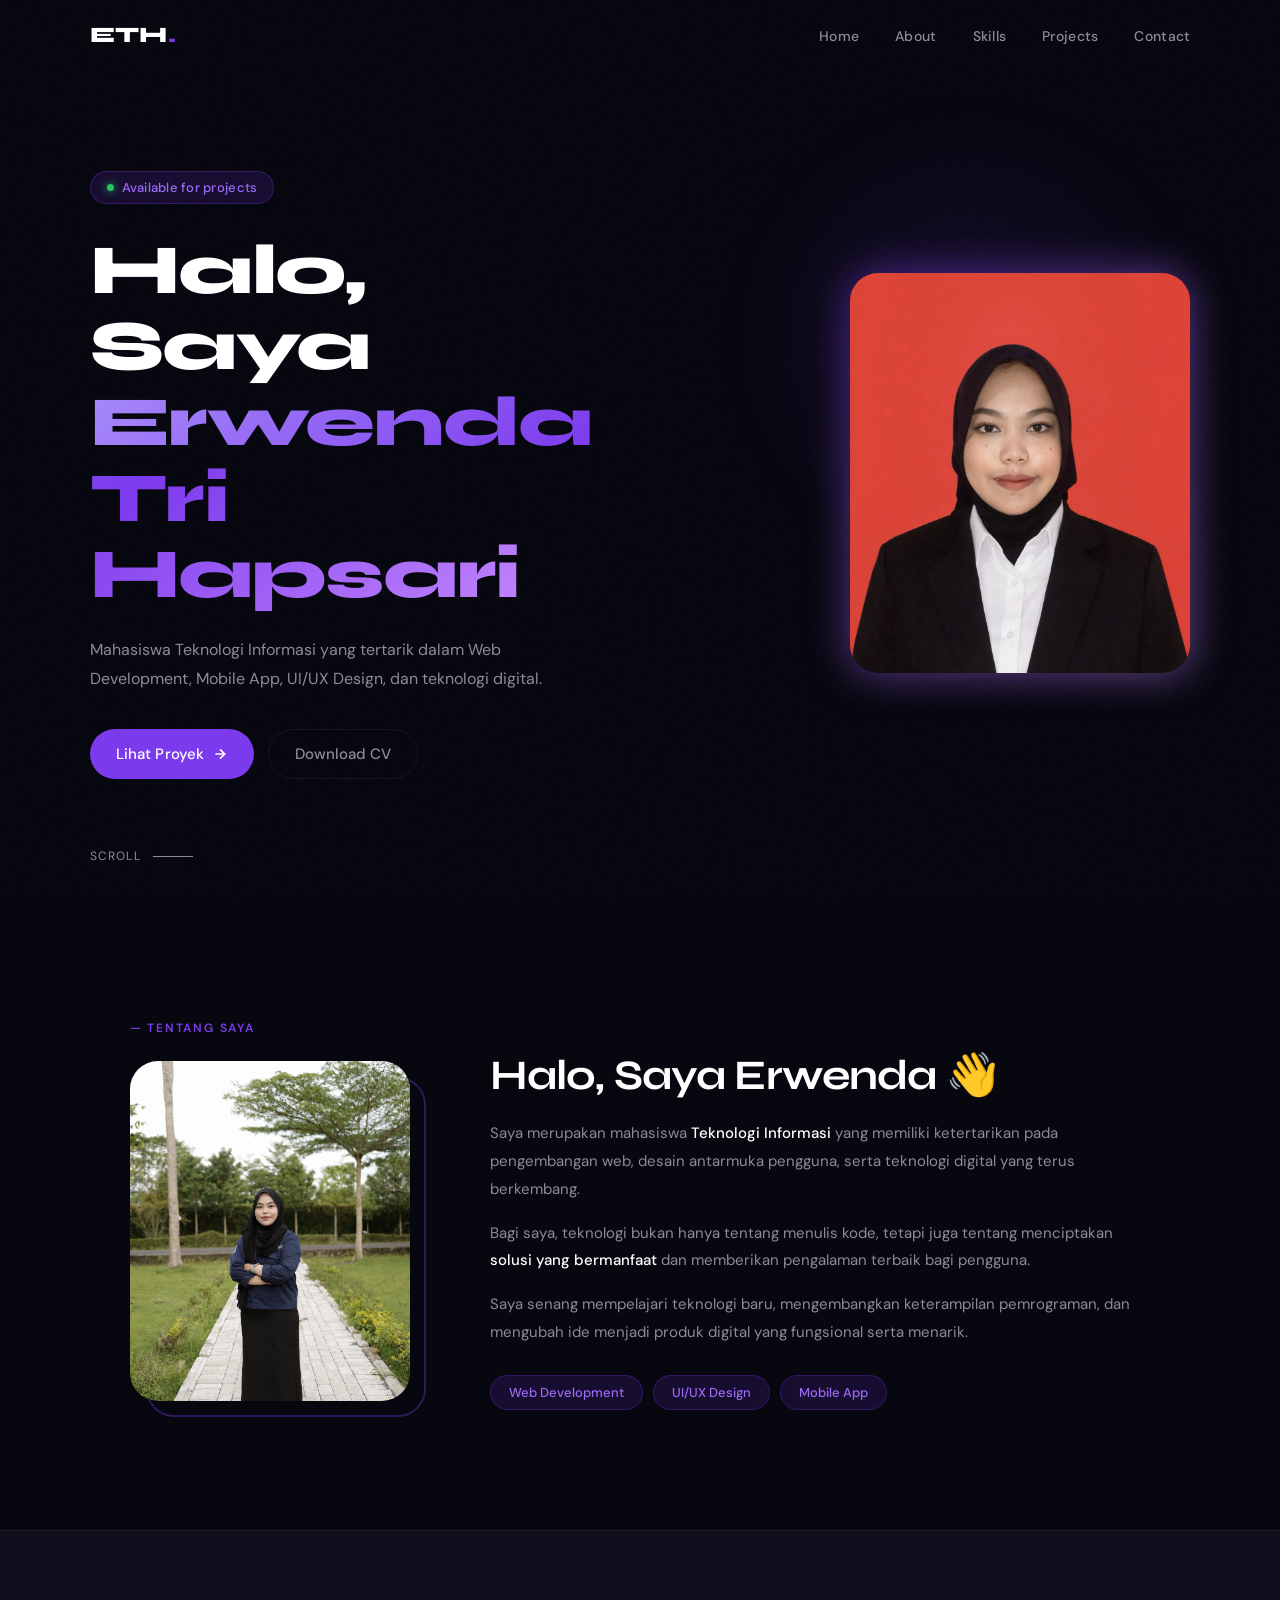
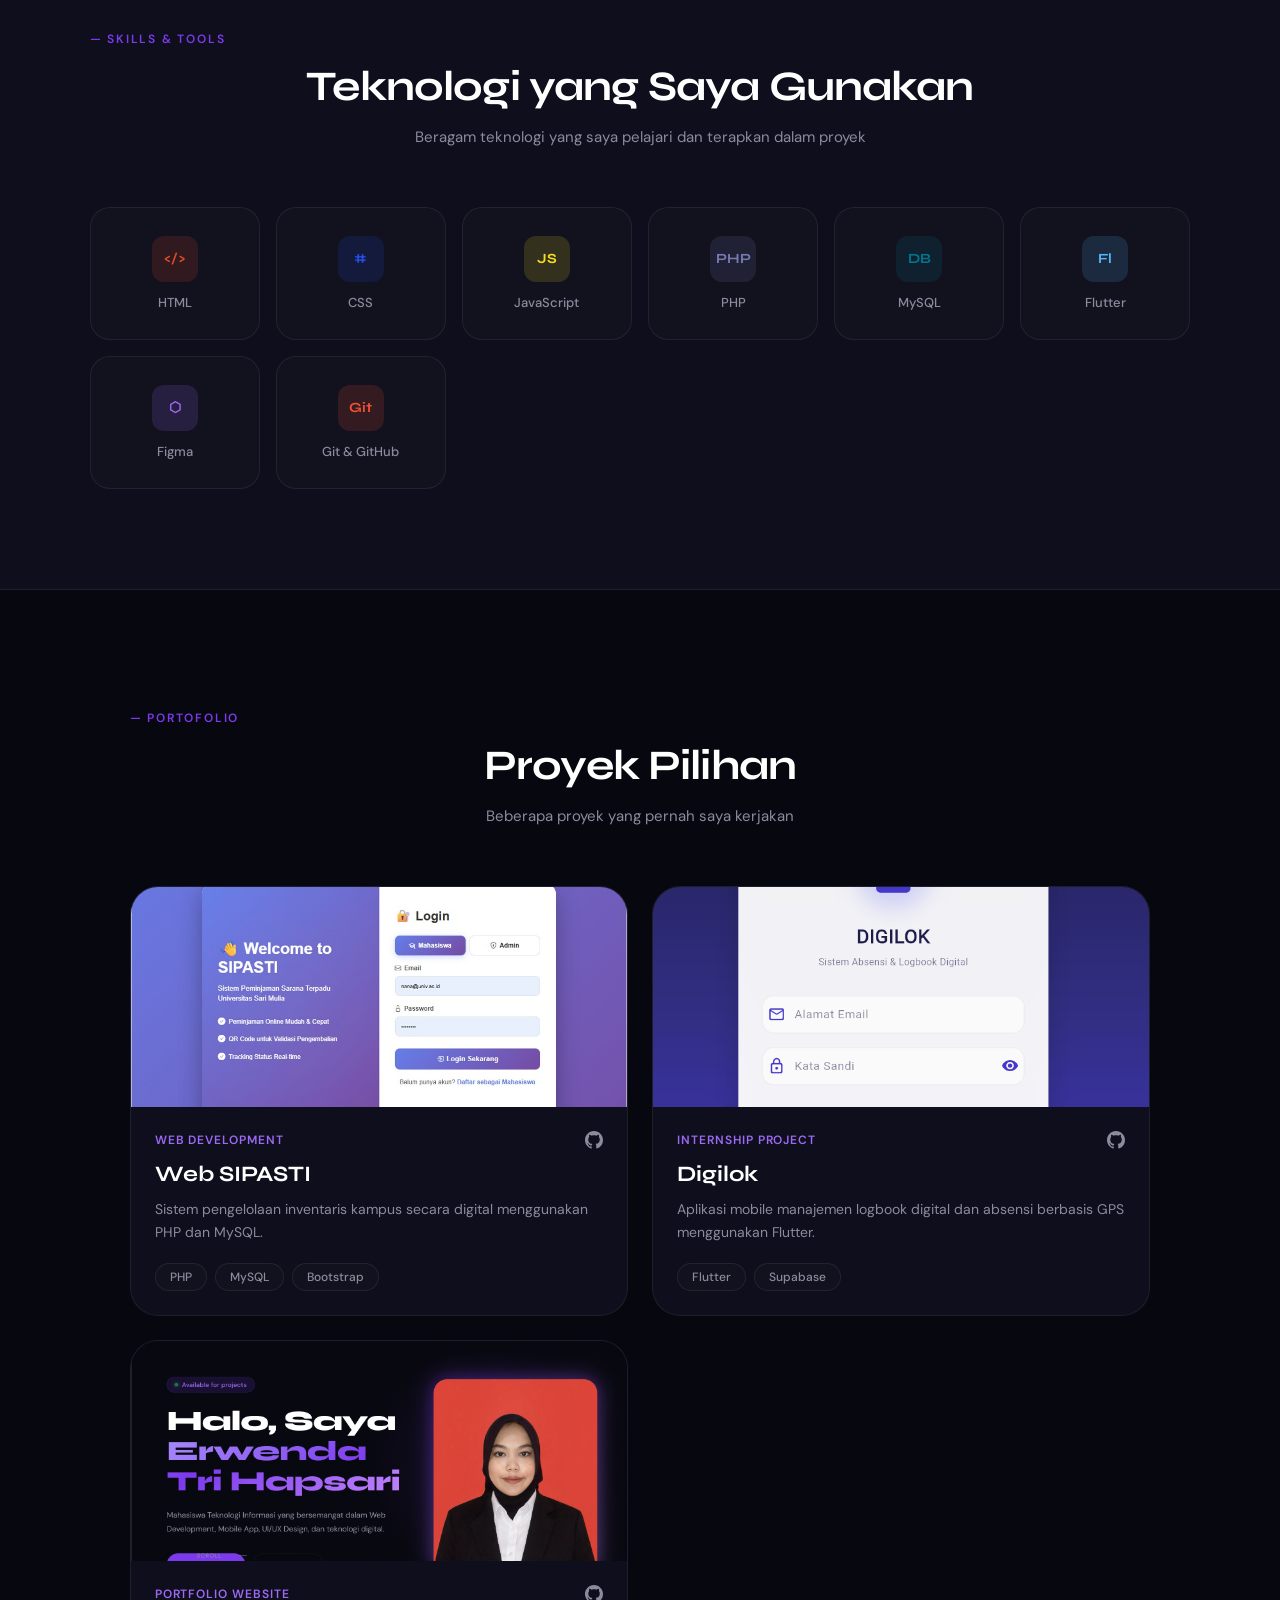
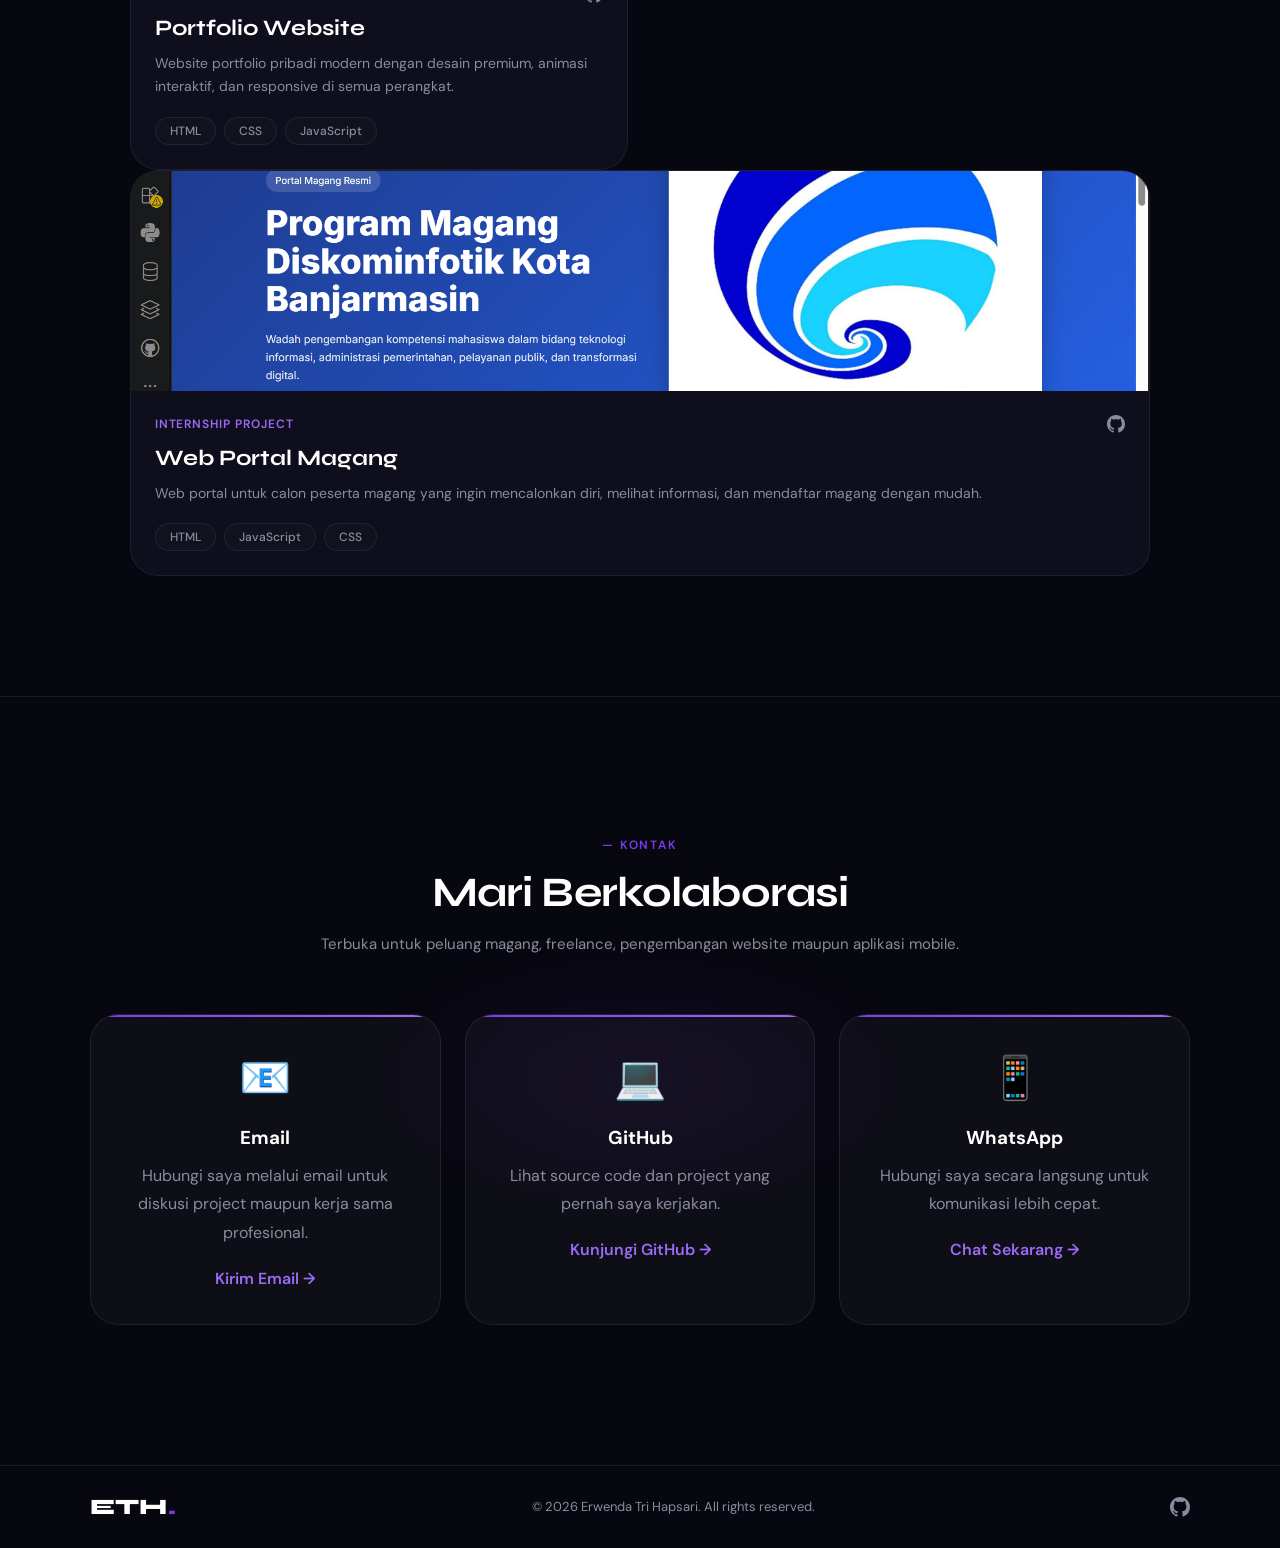
<file: index.html>
<!DOCTYPE html>
<html lang="id">
<head>
    <meta charset="UTF-8">
    <meta name="viewport" content="width=device-width, initial-scale=1.0">
    <title>Erwenda Tri Hapsari | Portfolio</title>
    <link rel="stylesheet" href="style.css">
    <link href="https://fonts.googleapis.com/css2?family=Syne:wght@600;700;800&family=DM+Sans:ital,wght@0,300;0,400;0,500;1,300&display=swap" rel="stylesheet">
</head>
<body>

    <nav id="navbar">
        <div class="logo">ETH<span class="logo-dot">.</span></div>
        <ul class="nav-links">
            <li><a href="#home">Home</a></li>
            <li><a href="#about">About</a></li>
            <li><a href="#skills">Skills</a></li>
            <li><a href="#projects">Projects</a></li>
            <li><a href="#contact">Contact</a></li>
        </ul>
        <button class="hamburger" id="hamburger" aria-label="Menu">
            <span></span><span></span><span></span>
        </button>
    </nav>

    <div class="mobile-menu" id="mobileMenu">
        <ul>
            <li><a href="#home" onclick="closeMobile()">Home</a></li>
            <li><a href="#about" onclick="closeMobile()">About</a></li>
            <li><a href="#skills" onclick="closeMobile()">Skills</a></li>
            <li><a href="#projects" onclick="closeMobile()">Projects</a></li>
            <li><a href="#contact" onclick="closeMobile()">Contact</a></li>
        </ul>
    </div>

    <section id="home" class="hero">
        <div class="hero-inner">
            <div class="hero-text">
                <div class="hero-badge">
                    <span class="badge-dot"></span>
                    Available for projects
                </div>
                <h1>
                    Halo, Saya<br>
                    <span class="name-highlight">Erwenda<br>Tri Hapsari</span>
                </h1>
                <p class="hero-desc">
                    Mahasiswa Teknologi Informasi yang tertarik dalam
                    Web Development, Mobile App, UI/UX Design,
                    dan teknologi digital.
                </p>
                <div class="hero-btn">
                    <a href="#projects" class="btn-primary">
                        Lihat Proyek
                        <svg width="16" height="16" viewBox="0 0 24 24" fill="none" stroke="currentColor" stroke-width="2.5"><path d="M5 12h14M12 5l7 7-7 7"/></svg>
                    </a>
                    <a href="assets/cv/CV-Erwenda.pdf" class="btn-outline">
                        Download CV
                    </a>
                </div>
            </div>
            <div class="hero-image">
                <div class="image-frame">
                    <img src="assets/profile/erwenda.jpeg" alt="Erwenda Tri Hapsari">
                    <div class="image-glow"></div>
                </div> </div>
        </div>
        <div class="hero-scroll">
            <span>Scroll</span>
            <div class="scroll-line"></div>
        </div>
    </section>

    <section id="about" class="about">
        <div class="section-label">— Tentang Saya</div>
        <div class="about-container">
            <div class="about-image-col">
                <div class="about-img-wrap">
                    <img src="assets/profile/wenda.jpeg" alt="Erwenda">
                    <div class="img-accent"></div>
                </div>
            </div>
            <div class="about-content">
                <h2 class="section-heading">Halo, Saya Erwenda 👋</h2>
                <p>
                    Saya merupakan mahasiswa <strong>Teknologi Informasi</strong> yang memiliki
                    ketertarikan pada pengembangan web, desain antarmuka pengguna,
                    serta teknologi digital yang terus berkembang.
                </p>
                <p>
                    Bagi saya, teknologi bukan hanya tentang menulis kode,
                    tetapi juga tentang menciptakan <strong>solusi yang bermanfaat</strong>
                    dan memberikan pengalaman terbaik bagi pengguna.
                </p>
                <p>
                    Saya senang mempelajari teknologi baru, mengembangkan
                    keterampilan pemrograman, dan mengubah ide menjadi
                    produk digital yang fungsional serta menarik.
                </p>
                <div class="about-tags">
                    <span>Web Development</span>
                    <span>UI/UX Design</span>
                    <span>Mobile App</span>
                </div>
            </div>
        </div>
    </section>

    <section id="skills" class="skills">
        <div class="section-label">— Skills & Tools</div>
        <h2 class="section-heading centered">Teknologi yang Saya Gunakan</h2>
        <p class="section-sub">Beragam teknologi yang saya pelajari dan terapkan dalam proyek</p>

        <div class="skills-grid">
            <div class="skill-card"><div class="skill-icon html-icon">&#60;/&#62;</div><span>HTML</span></div>
            <div class="skill-card"><div class="skill-icon css-icon">&#35;</div><span>CSS</span></div>
            <div class="skill-card"><div class="skill-icon js-icon">JS</div><span>JavaScript</span></div>
            <div class="skill-card"><div class="skill-icon php-icon">PHP</div><span>PHP</span></div>
            <div class="skill-card"><div class="skill-icon db-icon">DB</div><span>MySQL</span></div>
            <div class="skill-card"><div class="skill-icon flutter-icon">Fl</div><span>Flutter</span></div>
            <div class="skill-card"><div class="skill-icon figma-icon">&#11041;</div><span>Figma</span></div>
            <div class="skill-card"><div class="skill-icon git-icon">Git</div><span>Git & GitHub</span></div>
        </div>
    </section>

    <section id="projects" class="projects">
        <div class="section-label">— Portofolio</div>
        <h2 class="section-heading centered">Proyek Pilihan</h2>
        <p class="section-sub">Beberapa proyek yang pernah saya kerjakan</p>

        <div class="project-grid">
            <a href="projects/web-sipasti.html" class="project-card featured">
                <div class="project-img">
                    <img src="assets/projects/web-sipasti.jpeg" alt="Web SIPASTI">
                    <div class="project-overlay">
                        <span class="overlay-label">Lihat Detail →</span>
                    </div>
                </div>
                <div class="project-body">
                    <div class="project-meta">
                        <span class="project-type">Web Development</span>
                        <div class="project-links-row">
                            <object><a href="https://github.com/erwendatri16/web_SIPASTI" target="_blank" class="icon-link" onclick="event.stopPropagation()">
                                <svg width="18" height="18" viewBox="0 0 24 24" fill="currentColor"><path d="M12 0C5.37 0 0 5.37 0 12c0 5.31 3.435 9.795 8.205 11.385.6.105.825-.255.825-.57 0-.285-.015-1.23-.015-2.235-3.015.555-3.795-.735-4.035-1.41-.135-.345-.72-1.41-1.23-1.695-.42-.225-1.02-.78-.015-.795.945-.015 1.62.87 1.845 1.23 1.08 1.815 2.805 1.305 3.495.99.105-.78.42-1.305.765-1.605-2.67-.3-5.46-1.335-5.46-5.925 0-1.305.465-2.385 1.23-3.225-.12-.3-.54-1.53.12-3.18 0 0 1.005-.315 3.3 1.23.96-.27 1.98-.405 3-.405s2.04.135 3 .405c2.295-1.56 3.3-1.23 3.3-1.23.66 1.65.24 2.88.12 3.18.765.84 1.23 1.905 1.23 3.225 0 4.605-2.805 5.625-5.475 5.925.435.375.81 1.095.81 2.22 0 1.605-.015 2.895-.015 3.3 0 .315.225.69.825.57A12.02 12.02 0 0 0 24 12c0-6.63-5.37-12-12-12z"/></svg>
                            </a></object>
                        </div>
                    </div>
                    <h3>Web SIPASTI</h3>
                    <p>Sistem pengelolaan inventaris kampus secara digital menggunakan PHP dan MySQL.</p>
                    <div class="tech-pills">
                        <span>PHP</span><span>MySQL</span><span>Bootstrap</span>
                    </div>
                </div>
            </a>

            <a href="projects/digilok.html" class="project-card">
                <div class="project-img">
                    <img src="assets/projects/digilok.png" alt="Digilok">
                    <div class="project-overlay">
                        <span class="overlay-label">Lihat Detail →</span>
                    </div>
                </div>
                <div class="project-body">
                    <div class="project-meta">
                        <span class="project-type">Internship Project</span>
                        <div class="project-links-row">
                            <object><a href="https://github.com/erwendatri16/aplikasi_digilok_final" target="_blank" class="icon-link" onclick="event.stopPropagation()">
                                <svg width="18" height="18" viewBox="0 0 24 24" fill="currentColor"><path d="M12 0C5.37 0 0 5.37 0 12c0 5.31 3.435 9.795 8.205 11.385.6.105.825-.255.825-.57 0-.285-.015-1.23-.015-2.235-3.015.555-3.795-.735-4.035-1.41-.135-.345-.72-1.41-1.23-1.695-.42-.225-1.02-.78-.015-.795.945-.015 1.62.87 1.845 1.23 1.08 1.815 2.805 1.305 3.495.99.105-.78.42-1.305.765-1.605-2.67-.3-5.46-1.335-5.46-5.925 0-1.305.465-2.385 1.23-3.225-.12-.3-.54-1.53.12-3.18 0 0 1.005-.315 3.3 1.23.96-.27 1.98-.405 3-.405s2.04.135 3 .405c2.295-1.56 3.3-1.23 3.3-1.23.66 1.65.24 2.88.12 3.18.765.84 1.23 1.905 1.23 3.225 0 4.605-2.805 5.625-5.475 5.925.435.375.81 1.095.81 2.22 0 1.605-.015 2.895-.015 3.3 0 .315.225.69.825.57A12.02 12.02 0 0 0 24 12c0-6.63-5.37-12-12-12z"/></svg>
                            </a></object>
                        </div>
                    </div>
                    <h3>Digilok</h3>
                    <p>Aplikasi mobile manajemen logbook digital dan absensi berbasis GPS menggunakan Flutter.</p>
                    <div class="tech-pills">
                        <span>Flutter</span><span>Supabase</span>
                    </div>
                </div>
            </a>

            <a href="projects/portofolio.html" class="project-card">
                <div class="project-img">
                    <img src="assets/projects/portofolio.png" alt="Portfolio">
                    <div class="project-overlay">
                        <span class="overlay-label">Lihat Detail →</span>
                    </div>
                </div>
                <div class="project-body">
                    <div class="project-meta">
                        <span class="project-type">Portfolio Website</span>
                        <div class="project-links-row">
                            <object><a href="https://github.com/erwendatri16/portofolio" target="_blank" class="icon-link" onclick="event.stopPropagation()">
                                <svg width="18" height="18" viewBox="0 0 24 24" fill="currentColor"><path d="M12 0C5.37 0 0 5.37 0 12c0 5.31 3.435 9.795 8.205 11.385.6.105.825-.255.825-.57 0-.285-.015-1.23-.015-2.235-3.015.555-3.795-.735-4.035-1.41-.135-.345-.72-1.41-1.23-1.695-.42-.225-1.02-.78-.015-.795.945-.015 1.62.87 1.845 1.23 1.08 1.815 2.805 1.305 3.495.99.105-.78.42-1.305.765-1.605-2.67-.3-5.46-1.335-5.46-5.925 0-1.305.465-2.385 1.23-3.225-.12-.3-.54-1.53.12-3.18 0 0 1.005-.315 3.3 1.23.96-.27 1.98-.405 3-.405s2.04.135 3 .405c2.295-1.56 3.3-1.23 3.3-1.23.66 1.65.24 2.88.12 3.18.765.84 1.23 1.905 1.23 3.225 0 4.605-2.805 5.625-5.475 5.925.435.375.81 1.095.81 2.22 0 1.605-.015 2.895-.015 3.3 0 .315.225.69.825.57A12.02 12.02 0 0 0 24 12c0-6.63-5.37-12-12-12z"/></svg>
                            </a></object>
                        </div>
                    </div>
                    <h3>Portfolio Website</h3>
                    <p>Website portfolio pribadi modern dengan desain premium, animasi interaktif, dan responsive di semua perangkat.</p>
                    <div class="tech-pills">
                        <span>HTML</span><span>CSS</span><span>JavaScript</span>
                    </div>
                </div>
            </a>
        </div>
          <a href="projects/portal_magang.html" class="project-card">
                <div class="project-img">
                    <img src="assets/projects/portal_web.png" alt="Web Portal Magang">
                    <div class="project-overlay">
                        <span class="overlay-label">Lihat Detail →</span>
                    </div>
                </div>
                <div class="project-body">
                    <div class="project-meta">
                        <span class="project-type">Internship Project</span>
                        <div class="project-links-row">
                            <object><a href="https://github.com/erwendatri16/web_portal_magang" target="_blank" class="icon-link" onclick="event.stopPropagation()">
                                <svg width="18" height="18" viewBox="0 0 24 24" fill="currentColor"><path d="M12 0C5.37 0 0 5.37 0 12c0 5.31 3.435 9.795 8.205 11.385.6.105.825-.255.825-.57 0-.285-.015-1.23-.015-2.235-3.015.555-3.795-.735-4.035-1.41-.135-.345-.72-1.41-1.23-1.695-.42-.225-1.02-.78-.015-.795.945-.015 1.62.87 1.845 1.23 1.08 1.815 2.805 1.305 3.495.99.105-.78.42-1.305.765-1.605-2.67-.3-5.46-1.335-5.46-5.925 0-1.305.465-2.385 1.23-3.225-.12-.3-.54-1.53.12-3.18 0 0 1.005-.315 3.3 1.23.96-.27 1.98-.405 3-.405s2.04.135 3 .405c2.295-1.56 3.3-1.23 3.3-1.23.66 1.65.24 2.88.12 3.18.765.84 1.23 1.905 1.23 3.225 0 4.605-2.805 5.625-5.475 5.925.435.375.81 1.095.81 2.22 0 1.605-.015 2.895-.015 3.3 0 .315.225.69.825.57A12.02 12.02 0 0 0 24 12c0-6.63-5.37-12-12-12z"/></svg>
                            </a></object>
                        </div>
                    </div>
                    <h3>Web Portal Magang</h3>
                    <p>Web portal untuk calon peserta magang yang ingin mencalonkan diri, melihat informasi, dan mendaftar magang dengan mudah.</p>
                    <div class="tech-pills">
                        <span>HTML</span><span>JavaScript</span><span>CSS</span>
                    </div>
                </div>
            </a>
        </div>
    </section>

    <section id="contact" class="contact">
        <div class="contact-inner"> <div class="section-label">— Kontak</div>
            <h2 class="section-heading centered">Mari Berkolaborasi</h2>
            <p class="section-sub">Terbuka untuk peluang magang, freelance, pengembangan website maupun aplikasi mobile.</p>

            <div class="contact-grid">
                <div class="contact-card">
                    <div class="contact-icon">📧</div>
                    <h3>Email</h3>
                    <p>Hubungi saya melalui email untuk diskusi project maupun kerja sama profesional.</p>
                    <a href="mailto:erwendatri.h@gmail.com?subject=Halo%20Erwenda&body=Saya%20tertarik%20untuk%20berkolaborasi%20dengan%20Anda.%20Mari%20diskusi%20lebih%20lanjut!">
                       Kirim Email →
                    </a>
                </div>

                <div class="contact-card">
                    <div class="contact-icon">💻</div>
                    <h3>GitHub</h3>
                    <p>Lihat source code dan project yang pernah saya kerjakan.</p>
                    <a href="https://github.com/erwendatri16" target="_blank">
                        Kunjungi GitHub →
                    </a>
                </div>

                <div class="contact-card">
                    <div class="contact-icon">📱</div>
                    <h3>WhatsApp</h3>
                    <p>Hubungi saya secara langsung untuk komunikasi lebih cepat.</p>
                    <a href="https://wa.me/6285821813253" target="_blank">
                        Chat Sekarang →
                    </a>
                </div>
            </div>
        </div>
    </section>

    <footer>
        <div class="footer-inner">
            <span class="logo">ETH<span class="logo-dot">.</span></span>
            <p>© 2026 Erwenda Tri Hapsari. All rights reserved.</p>
            <div class="social-links">
                <a href="https://github.com/erwendatri16" target="_blank" aria-label="GitHub">
                    <svg width="20" height="20" viewBox="0 0 24 24" fill="currentColor"><path d="M12 0C5.37 0 0 5.37 0 12c0 5.31 3.435 9.795 8.205 11.385.6.105.825-.255.825-.57 0-.285-.015-1.23-.015-2.235-3.015.555-3.795-.735-4.035-1.41-.135-.345-.72-1.41-1.23-1.695-.42-.225-1.02-.78-.015-.795.945-.015 1.62.87 1.845 1.23 1.08 1.815 2.805 1.305 3.495.99.105-.78.42-1.305.765-1.605-2.67-.3-5.46-1.335-5.46-5.925 0-1.305.465-2.385 1.23-3.225-.12-.3-.54-1.53.12-3.18 0 0 1.005-.315 3.3 1.23.96-.27 1.98-.405 3-.405s2.04.135 3 .405c2.295-1.56 3.3-1.23 3.3-1.23.66 1.65.24 2.88.12 3.18.765.84 1.23 1.905 1.23 3.225 0 4.605-2.805 5.625-5.475 5.925.435.375.81 1.095.81 2.22 0 1.605-.015 2.895-.015 3.3 0 .315.225.69.825.57A12.02 12.02 0 0 0 24 12c0-6.63-5.37-12-12-12z"/></svg>
                </a>
            </div>
        </div>
    </footer>

    <script>
        // Navbar scroll effect
        const navbar = document.getElementById('navbar');
        window.addEventListener('scroll', () => {
            navbar.classList.toggle('scrolled', window.scrollY > 50);
        });

        // Mobile menu
        const hamburger = document.getElementById('hamburger');
        const mobileMenu = document.getElementById('mobileMenu');
        hamburger.addEventListener('click', () => {
            hamburger.classList.toggle('active');
            mobileMenu.classList.toggle('open');
        });
        function closeMobile() {
            hamburger.classList.remove('active');
            mobileMenu.classList.remove('open');
        }

        // Scroll reveal
        const observer = new IntersectionObserver((entries) => {
            entries.forEach(e => {
                if (e.isIntersecting) {
                    e.target.classList.add('visible');
                }
            });
        }, { threshold: 0.1 });

        document.querySelectorAll('.skill-card, .project-card, .about-container, .contact-inner').forEach(el => {
            el.classList.add('reveal');
            observer.observe(el);
        });
    </script>
</body>
</html>
</file>
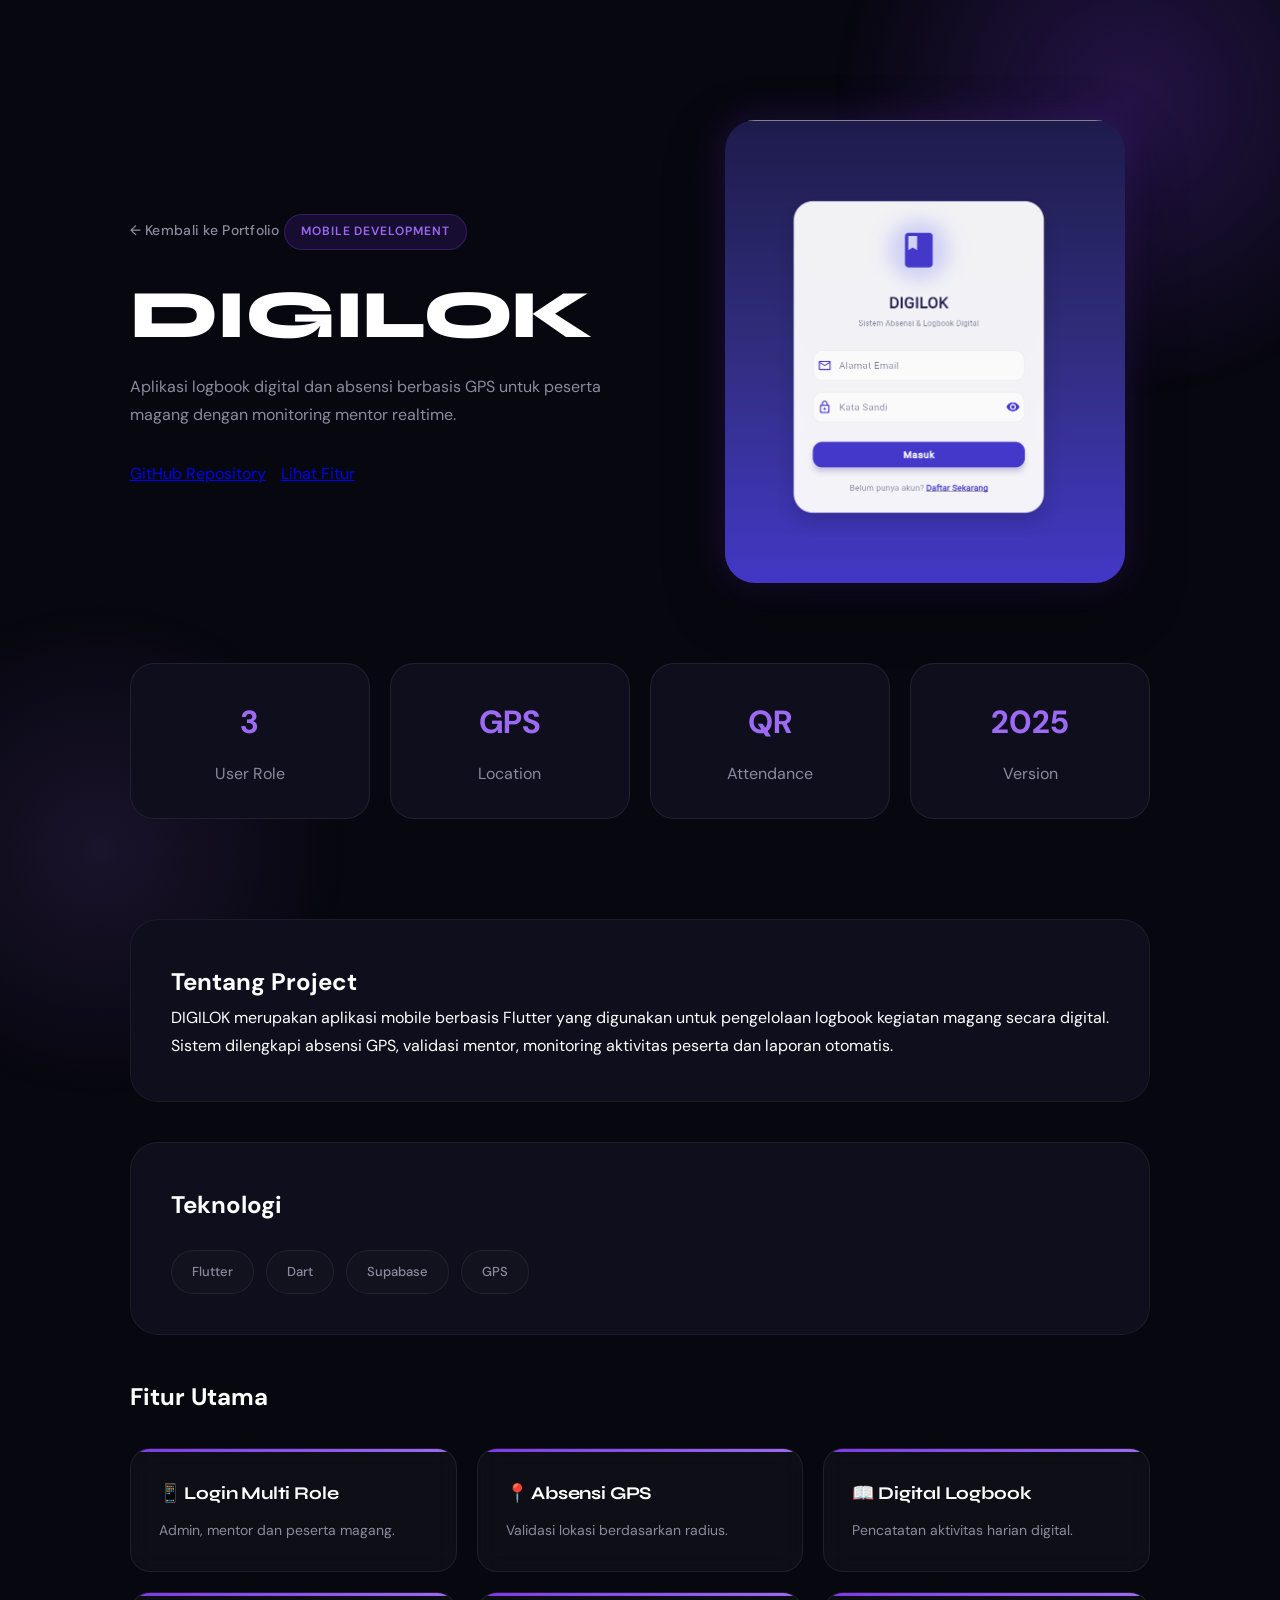
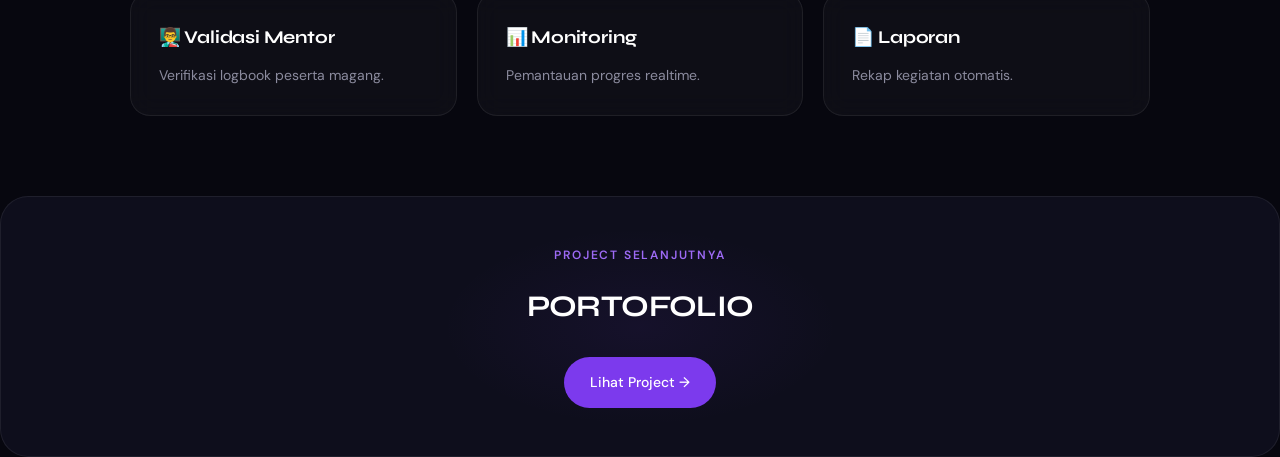
<file: projects/digilok.html>
<!DOCTYPE html>
<html lang="id">
<head>
<meta charset="UTF-8">
<meta name="viewport" content="width=device-width, initial-scale=1.0">

<title>DIGILOK - Project Detail</title>

<link rel="stylesheet" href="../project-detail.css">

<link href="https://fonts.googleapis.com/css2?family=Syne:wght@500;700;800&family=DM+Sans:wght@400;500;700&display=swap" rel="stylesheet">
</head>

<body>

<section class="project-hero">

    <div class="hero-content">

        <a href="../index.html" class="back-btn">
            ← Kembali ke Portfolio
        </a>

        <div class="project-category">
            Mobile Development
        </div>

        <h1 class="project-title">
            DIGILOK
        </h1>

        <p class="project-subtitle">
            Aplikasi logbook digital dan absensi berbasis GPS
            untuk peserta magang dengan monitoring mentor realtime.
        </p>

        <div class="project-buttons">
        <a href="https://github.com/erwendatri16/aplikasi_digilok_final"
           target="_blank"
           class="btn-primary">
            GitHub Repository
        </a>
            </a>

            <a href="#fitur" class="btn-outline">
                Lihat Fitur
            </a>
        </div>

    </div>

    <div class="hero-image">
        <img src="../assets/projects/digilok.png" alt="DIGILOK">
    </div>

</section>

<section class="stats-section">

    <div class="stat-card">
        <h3>3</h3>
        <span>User Role</span>
    </div>

    <div class="stat-card">
        <h3>GPS</h3>
        <span>Location</span>
    </div>

    <div class="stat-card">
        <h3>QR</h3>
        <span>Attendance</span>
    </div>

    <div class="stat-card">
        <h3>2025</h3>
        <span>Version</span>
    </div>

</section>

<section class="content-section">

    <div class="content-card">

        <h2>Tentang Project</h2>

        <p>
            DIGILOK merupakan aplikasi mobile berbasis Flutter
            yang digunakan untuk pengelolaan logbook kegiatan
            magang secara digital.
        </p>

        <p>
            Sistem dilengkapi absensi GPS, validasi mentor,
            monitoring aktivitas peserta dan laporan otomatis.
        </p>

    </div>

</section>

<section class="content-section">

    <div class="content-card">

        <h2>Teknologi</h2>

        <div class="tech-stack">

            <span>Flutter</span>
            <span>Dart</span>
            <span>Supabase</span>
            <span>GPS</span>

        </div>

    </div>

</section>

<section class="content-section" id="fitur">

    <h2 class="section-title">
        Fitur Utama
    </h2>

    <div class="feature-grid">

        <div class="feature-card">
            <h3>📱 Login Multi Role</h3>
            <p>Admin, mentor dan peserta magang.</p>
        </div>

        <div class="feature-card">
            <h3>📍 Absensi GPS</h3>
            <p>Validasi lokasi berdasarkan radius.</p>
        </div>

        <div class="feature-card">
            <h3>📖 Digital Logbook</h3>
            <p>Pencatatan aktivitas harian digital.</p>
        </div>

        <div class="feature-card">
            <h3>👨‍🏫 Validasi Mentor</h3>
            <p>Verifikasi logbook peserta magang.</p>
        </div>

        <div class="feature-card">
            <h3>📊 Monitoring</h3>
            <p>Pemantauan progres realtime.</p>
        </div>

        <div class="feature-card">
            <h3>📄 Laporan</h3>
            <p>Rekap kegiatan otomatis.</p>
        </div>

    </div>

</section>

<section class="next-project">

    <p>PROJECT SELANJUTNYA</p>

    <h3>PORTOFOLIO</h3>

    <a href="portofolio.html">
        Lihat Project →
    </a>

</section>

</body>
</html>
</file>
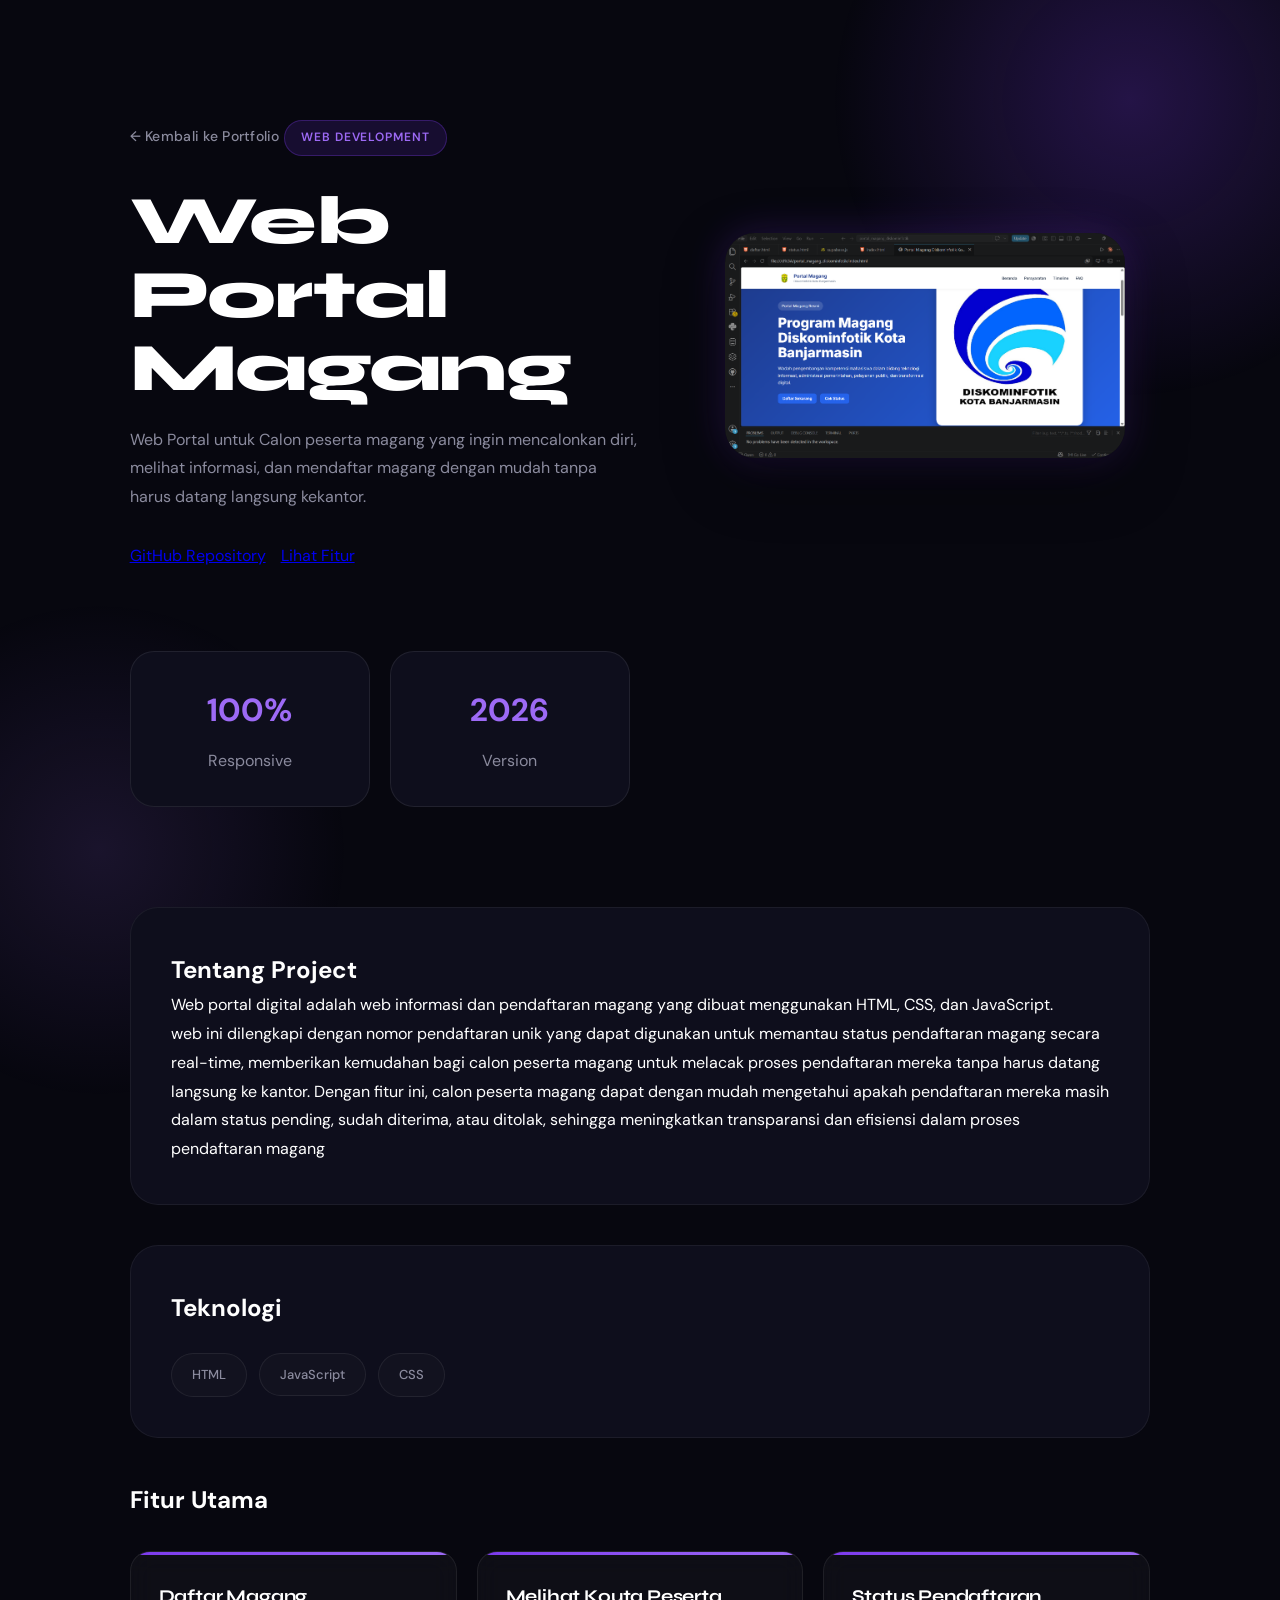
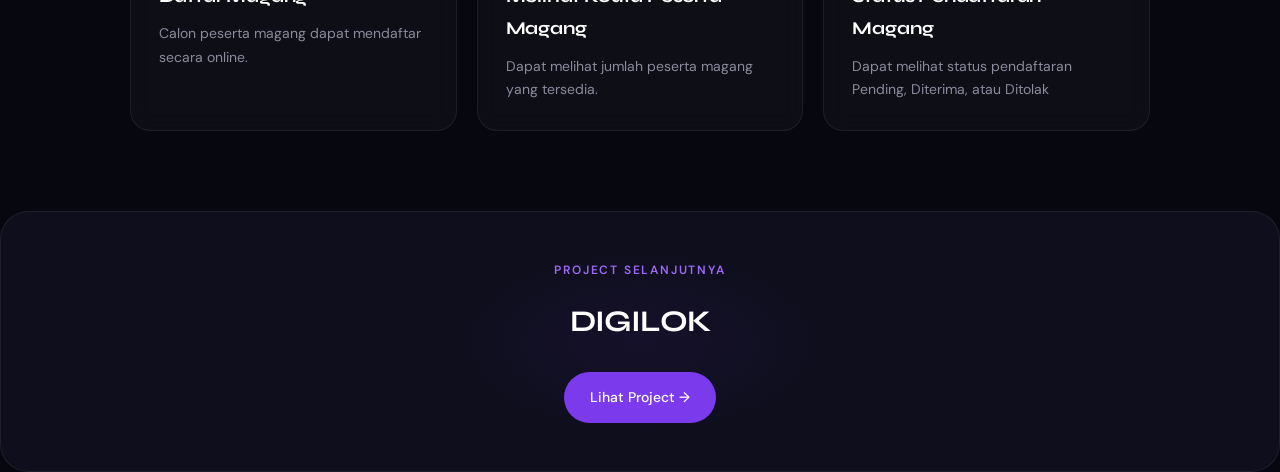
<file: projects/portal_magang.html>
<!DOCTYPE html>
<html lang="id">
<head>
<meta charset="UTF-8">
<meta name="viewport" content="width=device-width, initial-scale=1.0">

<title>DIGILOK - Project Detail</title>

<link rel="stylesheet" href="../project-detail.css">

<link href="https://fonts.googleapis.com/css2?family=Syne:wght@500;700;800&family=DM+Sans:wght@400;500;700&display=swap" rel="stylesheet">
</head>

<body>

<section class="project-hero">

    <div class="hero-content">

        <a href="../index.html" class="back-btn">
            ← Kembali ke Portfolio
        </a>

        <div class="project-category">
            Web Development
        </div>

        <h1 class="project-title">
            Web Portal Magang
        </h1>

        <p class="project-subtitle">
            Web Portal untuk Calon peserta magang yang ingin mencalonkan diri, melihat informasi, dan mendaftar magang dengan mudah tanpa harus datang langsung kekantor.
        </p>

        <div class="project-buttons">
        <a href="https://github.com/erwendatri16/web_portal_magang"
           target="_blank"
           class="btn-primary">
            GitHub Repository
        </a>
            </a>

            <a href="#fitur" class="btn-outline">
                Lihat Fitur
            </a>
        </div>

    </div>

    <div class="hero-image">
        <img src="../assets/projects/portal_web.png" alt="Web Portal Magang">
    </div>

</section>

<section class="stats-section">

    <div class="stat-card">
        <h3>100%</h3>
        <span>Responsive</span>
    </div>


    <div class="stat-card">
        <h3>2026</h3>
        <span>Version</span>
    </div>

</section>

<section class="content-section">

    <div class="content-card">

        <h2>Tentang Project</h2>

        <p>
            Web portal digital adalah web informasi dan pendaftaran magang yang dibuat menggunakan HTML, CSS, dan JavaScript.
        </p>

        <p>
            web ini dilengkapi dengan nomor pendaftaran unik yang dapat digunakan untuk memantau status pendaftaran magang secara real-time, memberikan kemudahan bagi calon peserta magang untuk melacak proses pendaftaran mereka tanpa harus datang langsung ke kantor. Dengan fitur ini, calon peserta magang dapat dengan mudah mengetahui apakah pendaftaran mereka masih dalam status pending, sudah diterima, atau ditolak, sehingga meningkatkan transparansi dan efisiensi dalam proses pendaftaran magang
        </p>

    </div>

</section>

<section class="content-section">

    <div class="content-card">

        <h2>Teknologi</h2>

        <div class="tech-stack">

            <span>HTML</span>
            <span>JavaScript</span>
            <span>CSS</span>
  

        </div>

    </div>

</section>

<section class="content-section" id="fitur">

    <h2 class="section-title">
        Fitur Utama
    </h2>

    <div class="feature-grid">

        <div class="feature-card">
            <h3> Daftar Magang</h3>
            <p>Calon peserta magang dapat mendaftar secara online.</p>
        </div>

        <div class="feature-card">
            <h3>Melihat Kouta Peserta Magang</h3>
            <p>Dapat melihat jumlah peserta magang yang tersedia.</p>
        </div>

        <div class="feature-card">
            <h3>Status Pendaftaran Magang</h3>
            <p>Dapat melihat status pendaftaran Pending, Diterima, atau Ditolak</p>
        </div>

    </div>

</section>

<section class="next-project">

    <p>PROJECT SELANJUTNYA</p>

    <h3>DIGILOK</h3>

    <a href="digilok.html">
        Lihat Project →
    </a>

</section>

</body>
</html>
</file>
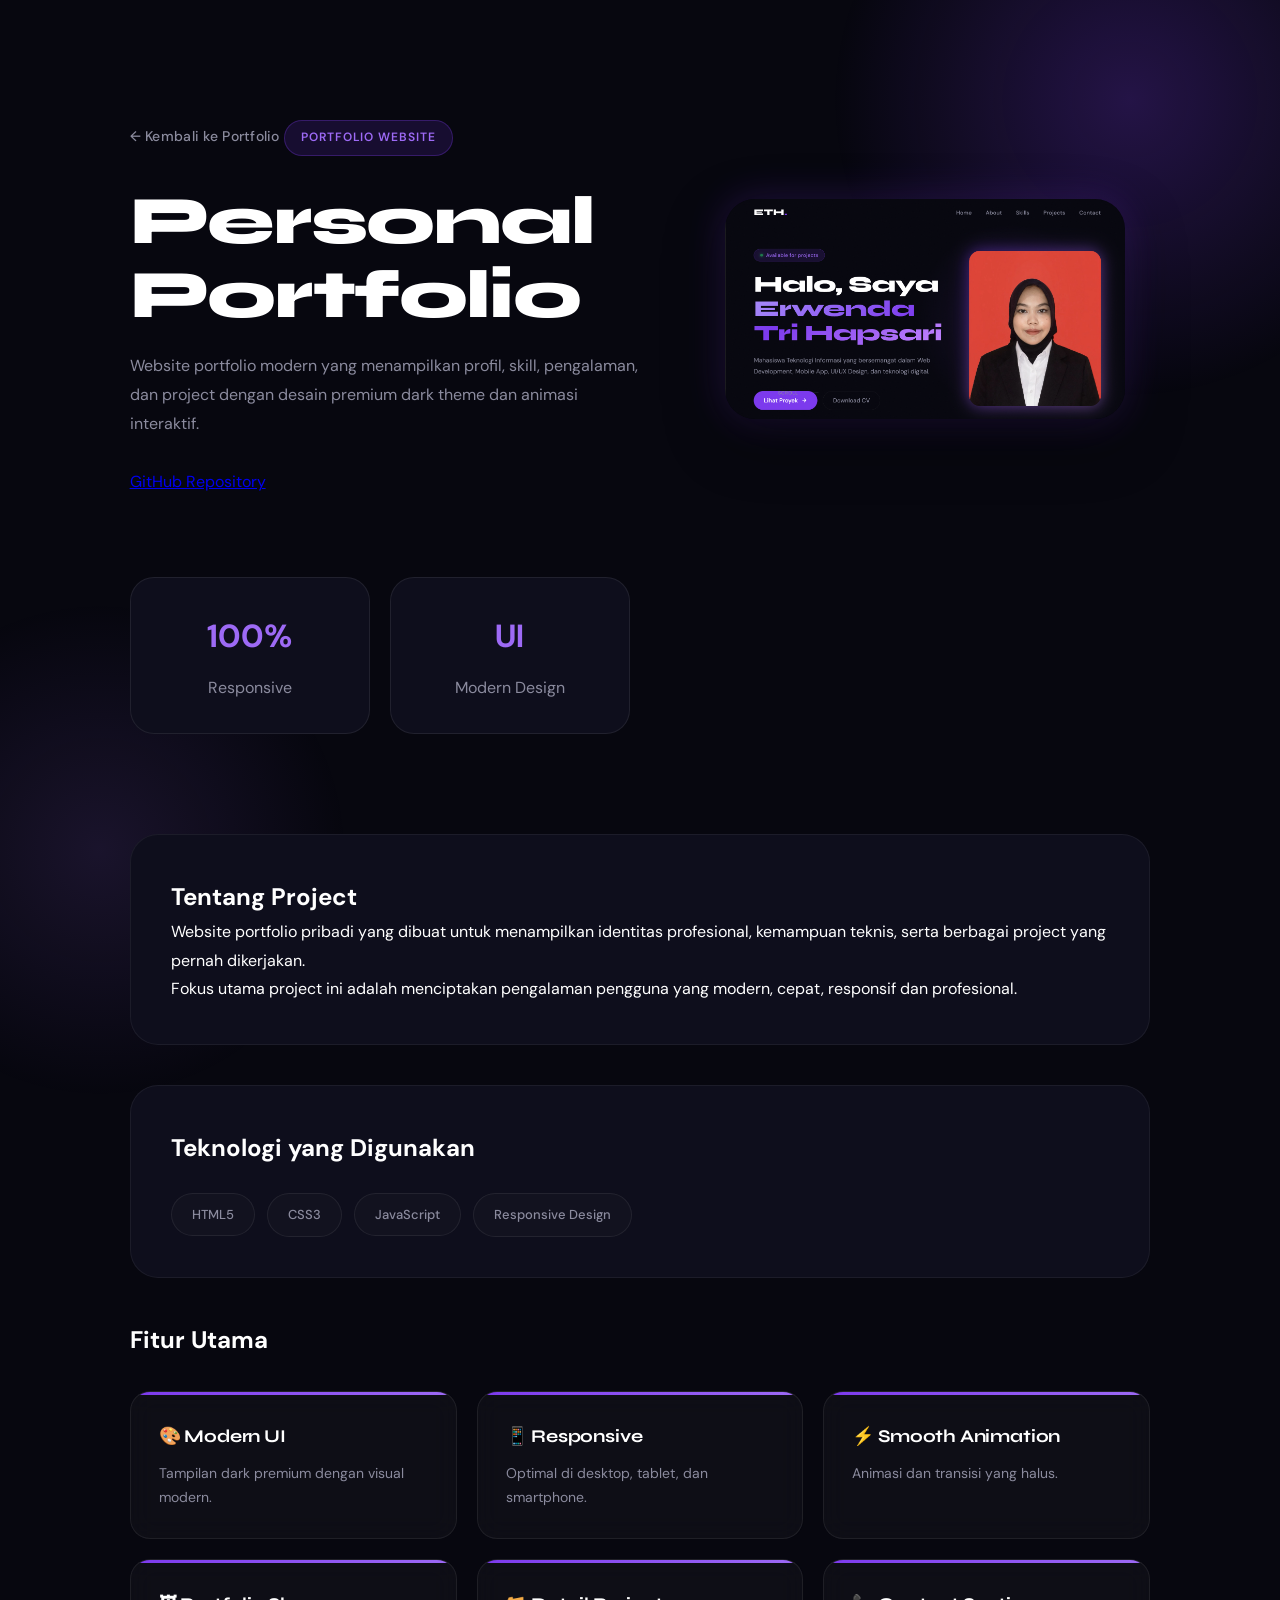
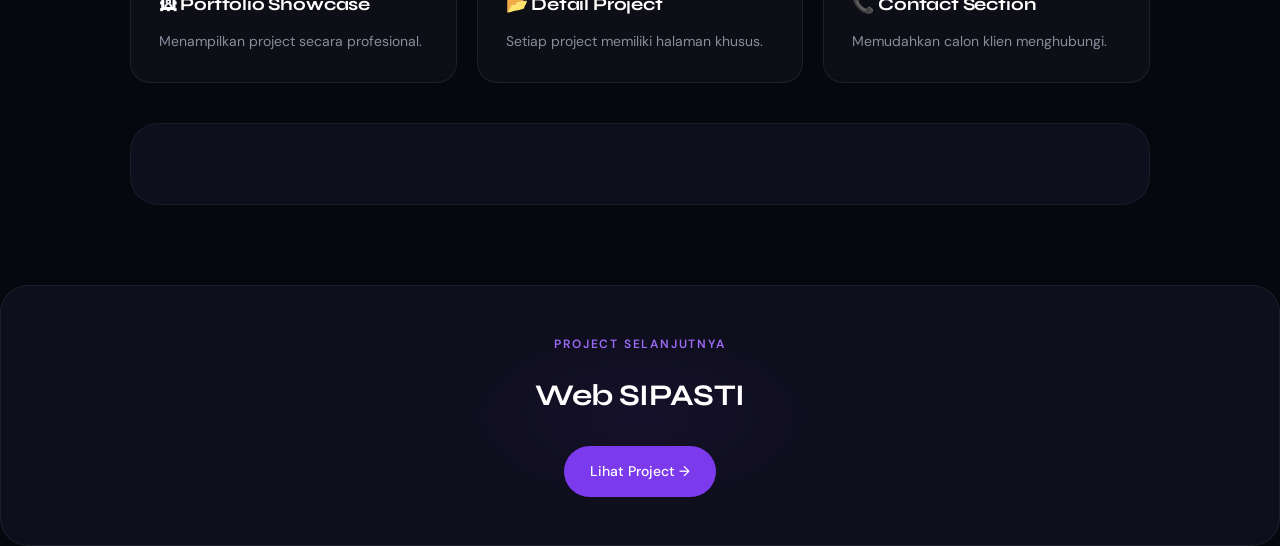
<file: projects/portofolio.html>
<!DOCTYPE html>
<html lang="id">
<head>
<meta charset="UTF-8">
<meta name="viewport" content="width=device-width, initial-scale=1.0">

<title>Portfolio Website - Project Detail</title>

<link rel="stylesheet" href="../project-detail.css">

<link href="https://fonts.googleapis.com/css2?family=Syne:wght@600;700;800&family=DM+Sans:wght@300;400;500;700&display=swap" rel="stylesheet">
</head>

<body>

<section class="project-hero">

    <div class="hero-content">

        <a href="../index.html" class="back-btn">
            ← Kembali ke Portfolio
        </a>

        <div class="project-category">
            Portfolio Website
        </div>

        <h1 class="project-title">
            Personal Portfolio
        </h1>

        <p class="project-subtitle">
            Website portfolio modern yang menampilkan profil,
            skill, pengalaman, dan project dengan desain premium
            dark theme dan animasi interaktif.
        </p>

        <div class="project-buttons">

            <a href="https://github.com/erwendatri16/portofolio"
               target="_blank"
               class="btn-primary">
                GitHub Repository
            </a>

        </div>

    </div>

    <div class="hero-image">

        <img src="../assets/projects/portofolio.png"
             alt="Portfolio Website">

    </div>

</section>

<section class="stats-section">

    <div class="stat-card">
        <h3>100%</h3>
        <span>Responsive</span>
    </div>

    <div class="stat-card">
        <h3>UI</h3>
        <span>Modern Design</span>
    </div>

</section>

<section class="content-section">

    <div class="content-card">

        <h2>Tentang Project</h2>

        <p>
            Website portfolio pribadi yang dibuat untuk
            menampilkan identitas profesional, kemampuan teknis,
            serta berbagai project yang pernah dikerjakan.
        </p>

        <p>
            Fokus utama project ini adalah menciptakan
            pengalaman pengguna yang modern, cepat,
            responsif dan profesional.
        </p>

    </div>

</section>

<section class="content-section">

    <div class="content-card">

        <h2>Teknologi yang Digunakan</h2>

        <div class="tech-stack">

            <span>HTML5</span>
            <span>CSS3</span>
            <span>JavaScript</span>
            <span>Responsive Design</span>

        </div>

    </div>

</section>

<section class="content-section">

    <h2 class="section-title">
        Fitur Utama
    </h2>

    <div class="feature-grid">

        <div class="feature-card">
            <h3>🎨 Modern UI</h3>
            <p>Tampilan dark premium dengan visual modern.</p>
        </div>

        <div class="feature-card">
            <h3>📱 Responsive</h3>
            <p>Optimal di desktop, tablet, dan smartphone.</p>
        </div>

        <div class="feature-card">
            <h3>⚡ Smooth Animation</h3>
            <p>Animasi dan transisi yang halus.</p>
        </div>

        <div class="feature-card">
            <h3>🖼 Portfolio Showcase</h3>
            <p>Menampilkan project secara profesional.</p>
        </div>

        <div class="feature-card">
            <h3>📂 Detail Project</h3>
            <p>Setiap project memiliki halaman khusus.</p>
        </div>

        <div class="feature-card">
            <h3>📞 Contact Section</h3>
            <p>Memudahkan calon klien menghubungi.</p>
        </div>

    </div>

</section>

<section class="content-section">

    <div class="content-card">

        </div>

    </div>

</section>

<section class="next-project">

    <p>PROJECT SELANJUTNYA</p>

    <h3>Web SIPASTI</h3>

    <a href="web-sipasti.html">
        Lihat Project →
    </a>

</section>

</body>
</html>
</file>
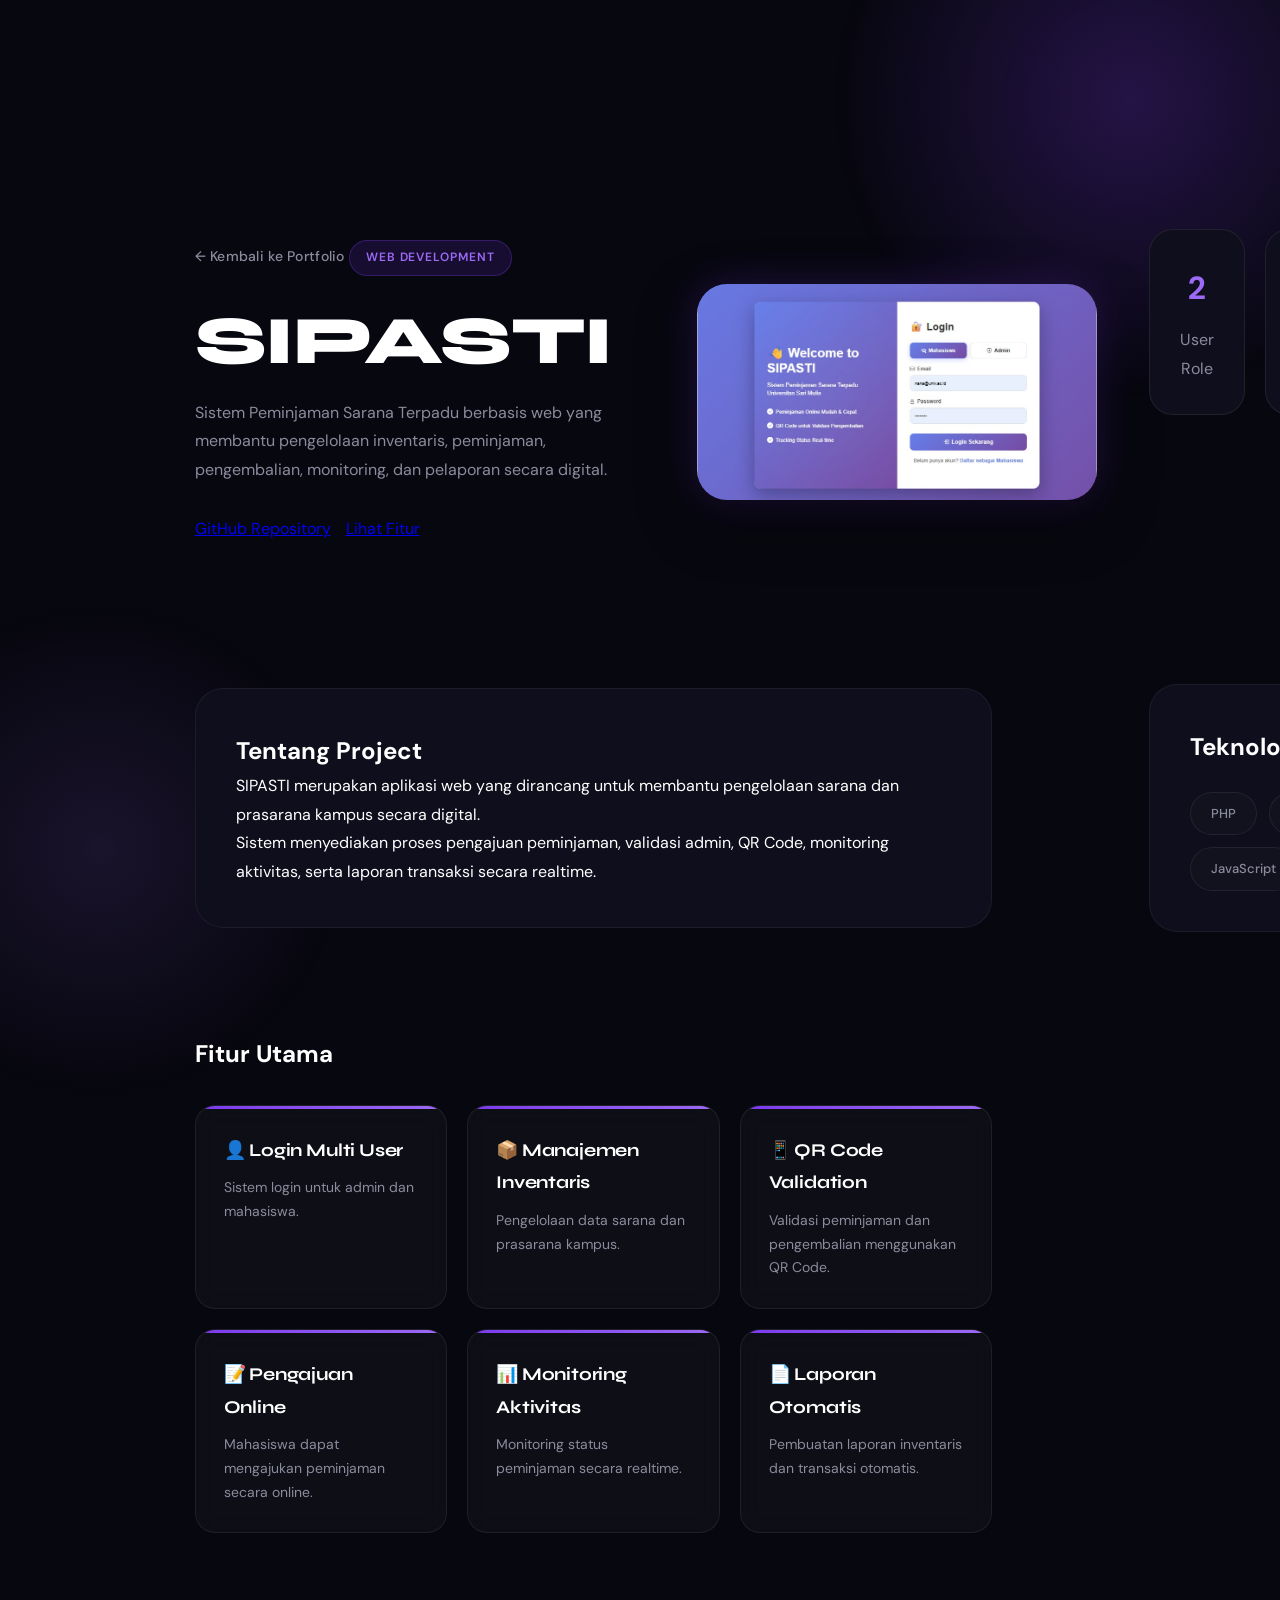
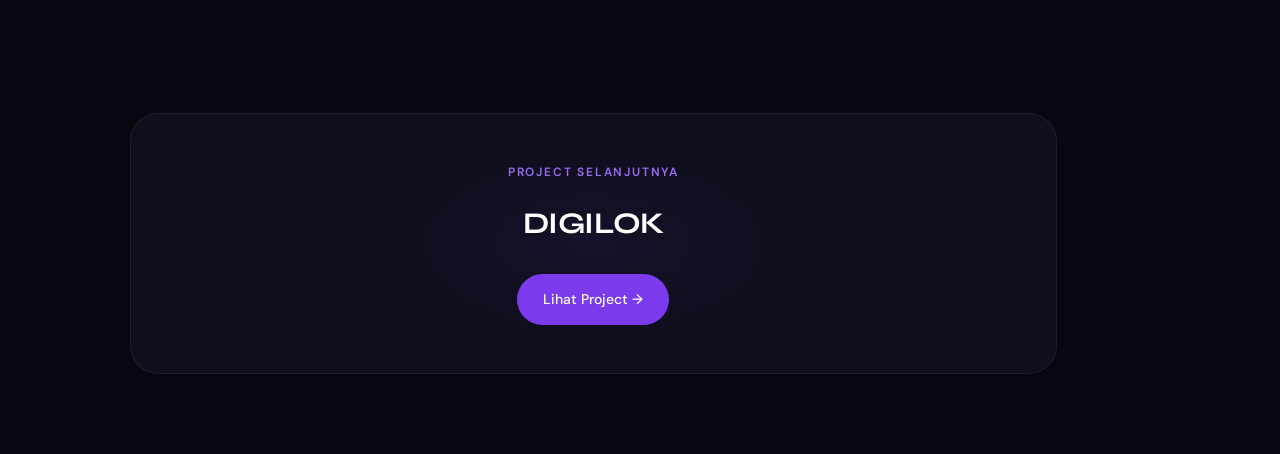
<file: projects/web-sipasti.html>
<!DOCTYPE html>

<html lang="id">
<head>
<meta charset="UTF-8">
<meta name="viewport" content="width=device-width, initial-scale=1.0">

<title>SIPASTI - Project Detail</title>

<link rel="stylesheet" href="../project-detail.css">

<link href="https://fonts.googleapis.com/css2?family=Syne:wght@500;700;800&family=DM+Sans:wght@400;500;700&display=swap" rel="stylesheet">
</head>

<body>

<section class="project-hero">

<!DOCTYPE html>

<html lang="id">
<head>
<meta charset="UTF-8">
<meta name="viewport" content="width=device-width, initial-scale=1.0">

<title>SIPASTI - Project Detail</title>

<link rel="stylesheet" href="../project-detail.css">

<link href="https://fonts.googleapis.com/css2?family=Syne:wght@500;700;800&family=DM+Sans:wght@400;500;700&display=swap" rel="stylesheet">
</head>

<body>

<section class="project-hero">


<div class="hero-content">

    <a href="../index.html" class="back-btn">
        ← Kembali ke Portfolio
    </a>

    <div class="project-category">
        Web Development
    </div>

    <h1 class="project-title">
        SIPASTI
    </h1>

    <p class="project-subtitle">
        Sistem Peminjaman Sarana Terpadu berbasis web yang membantu
        pengelolaan inventaris, peminjaman, pengembalian, monitoring,
        dan pelaporan secara digital.
    </p>

    <div class="project-buttons">

        <a href="https://github.com/erwendatri16/web_SIPASTI"
           target="_blank"
           class="btn-primary">
            GitHub Repository
        </a>

        <a href="#fitur"
           class="btn-outline">
            Lihat Fitur
        </a>

    </div>

</div>

<div class="hero-image">

    <img src="../assets/projects/web-sipasti.jpeg"
         alt="SIPASTI">

</div>


</section>

<section class="stats-section">


<div class="stat-card">
    <h3>2</h3>
    <span>User Role</span>
</div>

<div class="stat-card">
    <h3>QR</h3>
    <span>Validation</span>
</div>

<div class="stat-card">
    <h3>WEB</h3>
    <span>Application</span>
</div>

<div class="stat-card">
    <h3>2025</h3>
    <span>Version</span>
</div>

</section>

<section class="content-section">

<div class="content-card">

    <h2>Tentang Project</h2>

    <p>
        SIPASTI merupakan aplikasi web yang dirancang untuk
        membantu pengelolaan sarana dan prasarana kampus
        secara digital.
    </p>

    <p>
        Sistem menyediakan proses pengajuan peminjaman,
        validasi admin, QR Code, monitoring aktivitas,
        serta laporan transaksi secara realtime.
    </p>

</div>


</section>

<section class="content-section">


<div class="content-card">

    <h2>Teknologi yang Digunakan</h2>

    <div class="tech-stack">

        <span>PHP</span>
        <span>MySQL</span>
        <span>Bootstrap</span>
        <span>JavaScript</span>

    </div>

</div>
</section>

<section class="content-section" id="fitur">

<h2 class="section-title">
    Fitur Utama
</h2>

<div class="feature-grid">

    <div class="feature-card">
        <h3>👤 Login Multi User</h3>
        <p>
            Sistem login untuk admin dan mahasiswa.
        </p>
    </div>

    <div class="feature-card">
        <h3>📦 Manajemen Inventaris</h3>
        <p>
            Pengelolaan data sarana dan prasarana kampus.
        </p>
    </div>

    <div class="feature-card">
        <h3>📱 QR Code Validation</h3>
        <p>
            Validasi peminjaman dan pengembalian menggunakan QR Code.
        </p>
    </div>

    <div class="feature-card">
        <h3>📝 Pengajuan Online</h3>
        <p>
            Mahasiswa dapat mengajukan peminjaman secara online.
        </p>
    </div>

    <div class="feature-card">
        <h3>📊 Monitoring Aktivitas</h3>
        <p>
            Monitoring status peminjaman secara realtime.
        </p>
    </div>

    <div class="feature-card">
        <h3>📄 Laporan Otomatis</h3>
        <p>
            Pembuatan laporan inventaris dan transaksi otomatis.
        </p>
    </div>

</div>

</section>

<section class="content-section">

</section>

<section class="next-project">

<p>PROJECT SELANJUTNYA</p>

<h3>DIGILOK</h3>

<a href="digilok.html">
    Lihat Project →
</a>
</section>

</body>
</html>
</file>
<file: style.css>
/* ==========================================================================
   1. RESET & BASE
   ========================================================================== */
*, *::before, *::after {
    margin: 0;
    padding: 0;
    box-sizing: border-box;
}

:root {
    --bg:          #07070f;
    --bg-card:     #0e0e1c;
    --bg-card2:    #12121f;
    --accent:      #7c3aed;
    --accent-lt:   #9d6af5;
    --accent-dim:  rgba(124, 58, 237, 0.15);
    --text:        #ffffff;
    --muted:       #8b8b9e;
    --border:      rgba(255, 255, 255, 0.07);
    --radius-sm:   12px;
    --radius:      20px;
    --radius-lg:   28px;
}

html { 
    scroll-behavior: smooth; 
}

body {
    font-family: 'DM Sans', sans-serif;
    background: var(--bg);
    color: var(--text);
    overflow-x: hidden;
    -webkit-font-smoothing: antialiased;
}

/* ==========================================================================
   2. NOISE TEXTURE OVERLAY
   ========================================================================== */
body::before {
    content: '';
    position: fixed;
    inset: 0;
    background-image: url("data:image/svg+xml,%3Csvg viewBox='0 0 200 200' xmlns='http://www.w3.org/2000/svg'%3E%3Cfilter id='n'%3E%3CfeTurbulence type='fractalNoise' baseFrequency='0.9' numOctaves='4' stitchTiles='stitch'/%3E%3C/filter%3E%3Crect width='100%25' height='100%25' filter='url(%23n)' opacity='0.03'/%3E%3C/svg%3E");
    pointer-events: none;
    z-index: 0;
    opacity: 0.4;
}

/* ==========================================================================
   3. NAVBAR
   ========================================================================== */
nav {
    display: flex;
    align-items: center;
    justify-content: space-between;
    padding: 22px 7%;
    position: fixed;
    width: 100%;
    top: 0;
    z-index: 999;
    transition: background 0.4s, backdrop-filter 0.4s, border-color 0.4s;
    border-bottom: 1px solid transparent;
}

nav.scrolled {
    background: rgba(7, 7, 15, 0.85);
    backdrop-filter: blur(20px);
    -webkit-backdrop-filter: blur(20px);
    border-bottom-color: var(--border);
}

.logo {
    font-family: 'Syne', sans-serif;
    font-weight: 800;
    font-size: 22px;
    letter-spacing: 0.02em;
}

.logo-dot { 
    color: var(--accent); 
}

.nav-links {
    display: flex;
    gap: 36px;
    list-style: none;
}

.nav-links a {
    color: var(--muted);
    text-decoration: none;
    font-size: 14px;
    font-weight: 500;
    letter-spacing: 0.02em;
    transition: color 0.3s;
    position: relative;
}

.nav-links a::after {
    content: '';
    position: absolute;
    bottom: -4px;
    left: 0;
    width: 0;
    height: 1.5px;
    background: var(--accent);
    transition: width 0.3s;
}

.nav-links a:hover { 
    color: var(--text); 
}

.nav-links a:hover::after { 
    width: 100%; 
}

/* Hamburger Menu */
.hamburger {
    display: none;
    flex-direction: column;
    gap: 5px;
    background: none;
    border: none;
    cursor: pointer;
    padding: 4px;
}

.hamburger span {
    display: block;
    width: 24px;
    height: 2px;
    background: var(--text);
    border-radius: 2px;
    transition: 0.3s;
}

.hamburger.active span:nth-child(1) { transform: translateY(7px) rotate(45deg); }
.hamburger.active span:nth-child(2) { opacity: 0; }
.hamburger.active span:nth-child(3) { transform: translateY(-7px) rotate(-45deg); }

/* Mobile Menu */
.mobile-menu {
    position: fixed;
    top: 0;
    right: -100%;
    width: 75%;
    max-width: 300px;
    height: 100vh;
    background: var(--bg-card);
    border-left: 1px solid var(--border);
    z-index: 998;
    transition: right 0.4s cubic-bezier(0.4, 0, 0.2, 1);
    padding: 100px 40px 40px;
}

.mobile-menu.open { 
    right: 0; 
}

.mobile-menu ul { 
    list-style: none; 
}

.mobile-menu li { 
    margin-bottom: 30px; 
}

.mobile-menu a {
    color: var(--muted);
    text-decoration: none;
    font-size: 20px;
    font-weight: 500;
    transition: color 0.3s;
}

.mobile-menu a:hover { 
    color: var(--text); 
}

/* ==========================================================================
   4. HERO SECTION
   ========================================================================== */
.hero {
    min-height: 100vh;
    padding: 130px 7% 80px;
    position: relative;
    display: flex;
    flex-direction: column;
    justify-content: center;
}

.hero::after {
    content: '';
    position: absolute;
    top: 10%;
    right: 5%;
    width: 500px;
    height: 500px;
    background: radial-gradient(circle, rgba(124, 58, 237, 0.12) 0%, transparent 70%);
    pointer-events: none;
    border-radius: 50%;
}

.hero-inner {
    display: flex;
    align-items: center;
    justify-content: space-between;
    gap: 60px;
    max-width: 1200px;
    margin: 0 auto;
    width: 100%;
    position: relative;
    z-index: 1;
}

.hero-text { 
    flex: 1; 
    max-width: 560px; 
}

.hero-badge {
    display: inline-flex;
    align-items: center;
    gap: 8px;
    background: var(--accent-dim);
    border: 1px solid rgba(124, 58, 237, 0.3);
    padding: 7px 16px;
    border-radius: 50px;
    font-size: 13px;
    color: var(--accent-lt);
    margin-bottom: 28px;
    font-weight: 500;
    letter-spacing: 0.02em;
}

.badge-dot {
    width: 7px;
    height: 7px;
    background: #22c55e;
    border-radius: 50%;
    box-shadow: 0 0 8px #22c55e;
    animation: pulse 2s infinite;
}

@keyframes pulse {
    0%, 100% { opacity: 1; }
    50% { opacity: 0.4; }
}

.hero h1 {
    font-family: 'Syne', sans-serif;
    font-size: clamp(46px, 5.5vw, 72px);
    line-height: 1.08;
    font-weight: 800;
    letter-spacing: -0.02em;
    margin-bottom: 24px;
}

.name-highlight {
    background: linear-gradient(135deg, #a78bfa 0%, #7c3aed 50%, #c084fc 100%);
    -webkit-background-clip: text;
    -webkit-text-fill-color: transparent;
    background-clip: text;
}

.hero-desc {
    color: var(--muted);
    line-height: 1.8;
    font-size: 16px;
    margin-bottom: 36px;
    max-width: 460px;
}

.hero-btn {
    display: flex;
    gap: 14px;
    flex-wrap: wrap;
}

.btn-primary {
    display: inline-flex;
    align-items: center;
    gap: 8px;
    background: var(--accent);
    padding: 14px 26px;
    border-radius: 50px;
    text-decoration: none;
    color: white;
    font-weight: 500;
    font-size: 15px;
    transition: all 0.3s;
    letter-spacing: 0.01em;
}

.btn-primary:hover {
    background: var(--accent-lt);
    transform: translateY(-2px);
    box-shadow: 0 8px 24px rgba(124, 58, 237, 0.35);
}

.btn-outline {
    display: inline-flex;
    align-items: center;
    gap: 8px;
    border: 1px solid var(--border);
    padding: 14px 26px;
    border-radius: 50px;
    text-decoration: none;
    color: var(--muted);
    font-weight: 500;
    font-size: 15px;
    transition: all 0.3s;
}

.btn-outline:hover {
    border-color: var(--accent);
    color: var(--text);
    transform: translateY(-2px);
}

.hero-image {
    flex: 0 0 auto;
    position: relative;
}

.image-frame {
    position: relative;
    display: inline-block;
}

.image-frame img {
    width: 340px;
    height: 400px;
    object-fit: cover;
    border-radius: var(--radius-lg);
    display: block;
    position: relative;
    z-index: 1;
}

.image-glow {
    position: absolute;
    inset: -2px;
    border-radius: calc(var(--radius-lg) + 2px);
    background: linear-gradient(135deg, var(--accent) 0%, #c084fc 100%);
    z-index: 0;
    opacity: 0.5;
    filter: blur(20px);
}

.hero-scroll {
    display: flex;
    align-items: center;
    gap: 12px;
    position: absolute;
    bottom: 36px;
    left: 7%;
    color: var(--muted);
    font-size: 12px;
    letter-spacing: 0.1em;
    text-transform: uppercase;
}

.scroll-line {
    width: 40px;
    height: 1px;
    background: var(--muted);
    position: relative;
    overflow: hidden;
}

.scroll-line::after {
    content: '';
    position: absolute;
    top: 0;
    left: -100%;
    width: 100%;
    height: 100%;
    background: var(--accent);
    animation: scrollLine 2s infinite;
}

@keyframes scrollLine {
    0% { left: -100%; }
    100% { left: 100%; }
}

/* ==========================================================================
   5. COMMON SECTION STYLES
   ========================================================================== */
.section-label {
    font-size: 12px;
    text-transform: uppercase;
    letter-spacing: 0.15em;
    color: var(--accent);
    font-weight: 600;
    margin-bottom: 16px;
}

.section-heading {
    font-family: 'Syne', sans-serif;
    font-size: clamp(28px, 3.5vw, 42px);
    font-weight: 700;
    line-height: 1.15;
    letter-spacing: -0.02em;
    margin-bottom: 16px;
}

.section-heading.centered { 
    text-align: center; 
}

.section-sub {
    color: var(--muted);
    text-align: center;
    font-size: 15px;
    margin-bottom: 60px;
}

/* ==========================================================================
   6. ABOUT SECTION
   ========================================================================== */
.about {
    padding: 120px 7%;
    position: relative;
    max-width: 1200px;
    margin: 0 auto;
}

.about-container {
    display: flex;
    align-items: center;
    gap: 80px;
}

.about-img-wrap {
    position: relative;
    flex: 0 0 auto;
}

.about-img-wrap img {
    width: 280px;
    height: 340px;
    object-fit: cover;
    border-radius: var(--radius-lg);
    display: block;
    position: relative;
    z-index: 1;
}

.img-accent {
    position: absolute;
    bottom: -16px;
    right: -16px;
    width: 100%;
    height: 100%;
    border: 2px solid var(--accent);
    border-radius: var(--radius-lg);
    opacity: 0.35;
    z-index: 0;
}

.about-content { 
    flex: 1; 
}

.about-content h2 { 
    margin-bottom: 20px; 
}

.about-content p {
    color: var(--muted);
    line-height: 1.85;
    margin-bottom: 16px;
    font-size: 15px;
}

.about-content strong { 
    color: var(--text); 
    font-weight: 500; 
}

.about-tags {
    display: flex;
    flex-wrap: wrap;
    gap: 10px;
    margin-top: 28px;
}

.about-tags span {
    padding: 8px 18px;
    background: var(--accent-dim);
    border: 1px solid rgba(124, 58, 237, 0.25);
    border-radius: 50px;
    font-size: 13px;
    color: var(--accent-lt);
    font-weight: 500;
}

/* ==========================================================================
   7. SKILLS SECTION
   ========================================================================== */
.skills {
    padding: 100px 7%;
    background: var(--bg-card);
    border-top: 1px solid var(--border);
    border-bottom: 1px solid var(--border);
}

.skills > * { 
    max-width: 1200px; 
    margin-left: auto; 
    margin-right: auto; 
}

.skills-grid {
    display: grid;
    grid-template-columns: repeat(auto-fill, minmax(160px, 1fr));
    gap: 16px;
    max-width: 1200px;
    margin: 0 auto;
}

.skill-card {
    background: var(--bg-card2);
    border: 1px solid var(--border);
    border-radius: var(--radius);
    padding: 28px 16px;
    text-align: center;
    cursor: default;
    transition: all 0.35s cubic-bezier(0.4, 0, 0.2, 1);
    display: flex;
    flex-direction: column;
    align-items: center;
    gap: 12px;
}

.skill-card:hover {
    transform: translateY(-6px);
    border-color: var(--accent);
    background: var(--bg-card);
    box-shadow: 0 12px 32px rgba(124, 58, 237, 0.15);
}

.skill-icon {
    width: 46px;
    height: 46px;
    border-radius: 12px;
    display: flex;
    align-items: center;
    justify-content: center;
    font-weight: 700;
    font-size: 14px;
    font-family: 'Syne', sans-serif;
}

.html-icon    { background: rgba(228, 77, 38, 0.15);   color: #e44d26; }
.css-icon     { background: rgba(38, 77, 228, 0.15);   color: #264de4; }
.js-icon      { background: rgba(247, 223, 30, 0.15);  color: #f7df1e; }
.php-icon     { background: rgba(119, 123, 179, 0.15); color: #777bb3; }
.db-icon      { background: rgba(0, 117, 143, 0.15);   color: #00758f; }
.flutter-icon { background: rgba(84, 182, 246, 0.15);  color: #54b6f6; }
.figma-icon   { background: rgba(161, 107, 245, 0.15); color: #a16bf5; }
.git-icon     { background: rgba(240, 80, 50, 0.15);   color: #f05032; }

.skill-card span {
    font-size: 13px;
    font-weight: 500;
    color: var(--muted);
    transition: color 0.3s;
}

.skill-card:hover span { 
    color: var(--text); 
}

/* ==========================================================================
   8. PROJECTS SECTION
   ========================================================================== */
.projects {
    padding: 120px 7%;
    max-width: 1200px;
    margin: 0 auto;
}

.project-grid {
    display: grid;
    grid-template-columns: repeat(2, 1fr);
    gap: 24px;
}

.project-card {
    background: var(--bg-card);
    border: 1px solid var(--border);
    border-radius: var(--radius-lg);
    overflow: hidden;
    text-decoration: none;
    color: var(--text);
    display: block;
    transition: all 0.35s cubic-bezier(0.4, 0, 0.2, 1);
    position: relative;
}

.project-card:hover {
    transform: translateY(-6px);
    border-color: rgba(124, 58, 237, 0.45);
    box-shadow: 0 20px 48px rgba(0, 0, 0, 0.35);
}

.project-img {
    position: relative;
    overflow: hidden;
}

.project-img img {
    width: 100%;
    height: 220px;
    object-fit: cover;
    display: block;
    transition: transform 0.5s cubic-bezier(0.4, 0, 0.2, 1);
}

.project-card:hover .project-img img { 
    transform: scale(1.05); 
}

.project-overlay {
    position: absolute;
    inset: 0;
    background: rgba(7, 7, 15, 0.6);
    backdrop-filter: blur(4px);
    display: flex;
    align-items: center;
    justify-content: center;
    opacity: 0;
    transition: opacity 0.3s;
}

.project-card:hover .project-overlay { 
    opacity: 1; 
}

.overlay-label {
    color: white;
    font-size: 15px;
    font-weight: 600;
    letter-spacing: 0.02em;
}

.project-body { 
    padding: 24px; 
}

.project-meta {
    display: flex;
    align-items: center;
    justify-content: space-between;
    margin-bottom: 12px;
}

.project-type {
    font-size: 12px;
    color: var(--accent-lt);
    font-weight: 600;
    text-transform: uppercase;
    letter-spacing: 0.08em;
}

.project-links-row { 
    display: flex; 
    gap: 8px; 
}

.icon-link {
    color: var(--muted);
    text-decoration: none;
    transition: color 0.3s;
    display: flex;
    align-items: center;
}

.icon-link:hover { 
    color: var(--text); 
}

.project-body h3 {
    font-family: 'Syne', sans-serif;
    font-size: 22px;
    font-weight: 700;
    margin-bottom: 10px;
    line-height: 1.2;
}

.project-body p {
    color: var(--muted);
    font-size: 14px;
    line-height: 1.7;
    margin-bottom: 18px;
}

.tech-pills {
    display: flex;
    flex-wrap: wrap;
    gap: 8px;
}

.tech-pills span {
    padding: 5px 14px;
    background: var(--bg-card2);
    border: 1px solid var(--border);
    border-radius: 50px;
    font-size: 12px;
    color: var(--muted);
    font-weight: 500;
}

/* ==========================================================================
   9. CONTACT SECTION (PREMIUM)
   ========================================================================== */
.contact {
    padding: 140px 7%;
    text-align: center;
    border-top: 1px solid var(--border);
    position: relative;
    overflow: hidden;
}

.contact::before {
    content: '';
    position: absolute;
    top: 50%;
    left: 50%;
    transform: translate(-50%, -50%);
    width: 600px;
    height: 300px;
    background: radial-gradient(ellipse, rgba(124, 58, 237, 0.08) 0%, transparent 70%);
    pointer-events: none;
}

.contact-inner { 
    position: relative; 
    z-index: 10; 
}

.contact .section-label { 
    display: block; 
    margin-bottom: 16px; 
}

.contact-desc {
    color: var(--muted);
    max-width: 480px;
    margin: 0 auto 36px;
    line-height: 1.8;
    font-size: 16px;
}

.contact-grid {
    margin-top: 60px;
    display: grid;
    grid-template-columns: repeat(3, 1fr);
    gap: 24px;
}

.contact-card {
    position: relative;
    background: rgba(255, 255, 255, 0.03);
    border: 1px solid rgba(255, 255, 255, 0.08);
    border-radius: 28px;
    padding: 35px;
    overflow: hidden;
    transition: 0.35s ease;
    z-index: 5;
}

.contact-card::before {
    content: '';
    position: absolute;
    top: 0;
    left: 0;
    width: 100%;
    height: 2px;
    background: linear-gradient(90deg, #7c3aed, #9d6af5);
    pointer-events: none;
}

.contact-card:hover {
    transform: translateY(-10px);
    border-color: rgba(124, 58, 237, 0.4);
    box-shadow: 0 20px 40px rgba(124, 58, 237, 0.12);
}

.contact-icon {
    font-size: 42px;
    margin-bottom: 20px;
}

.contact-card h3 {
    margin-bottom: 12px;
}

.contact-card p {
    color: var(--muted);
    line-height: 1.8;
    margin-bottom: 20px;
}

.contact-card a {
    color: var(--accent-lt);
    text-decoration: none;
    font-weight: 600;
    position: relative;
    z-index: 999;
    display: inline-block;
}

.contact-card a:hover {
    color: white;
}

/* ==========================================================================
   10. FOOTER
   ========================================================================== */
footer {
    border-top: 1px solid var(--border);
    padding: 28px 7%;
    position: relative;
    z-index: 20;
}

.footer-inner {
    max-width: 1200px;
    margin: 0 auto;
    display: flex;
    align-items: center;
    justify-content: space-between;
    gap: 20px;
    flex-wrap: wrap;
}

footer p {
    color: var(--muted);
    font-size: 13px;
}

.social-links { 
    display: flex; 
    gap: 16px; 
}

.social-links a {
    color: var(--muted);
    text-decoration: none;
    transition: color 0.3s;
    display: flex;
    align-items: center;
}

.social-links a:hover { 
    color: var(--text); 
}

/* ==========================================================================
   11. SCROLL REVEAL ANIMATIONS
   ========================================================================== */
.reveal {
    opacity: 0;
    transform: translateY(28px);
    transition: opacity 0.65s cubic-bezier(0.4, 0, 0.2, 1), transform 0.65s cubic-bezier(0.4, 0, 0.2, 1);
}

.reveal.visible {
    opacity: 1;
    transform: translateY(0);
}

.project-card.reveal { 
    transition-delay: calc(var(--i, 0) * 80ms); 
}

/* ==========================================================================
   12. RESPONSIVE / MEDIA QUERIES
   ========================================================================== */
@media (max-width: 1024px) {
    .project-grid { 
        grid-template-columns: 1fr; 
    }
}

@media (max-width: 900px) {
    .contact-grid {
        grid-template-columns: 1fr;
    }
}

@media (max-width: 768px) {
    nav { padding: 18px 6%; }
    .nav-links { display: none; }
    .hamburger { display: flex; }

    .hero {
        padding: 120px 6% 80px;
    }

    .hero-inner {
        flex-direction: column-reverse;
        text-align: center;
        gap: 40px;
    }

    .hero-text { max-width: 100%; }
    .hero-desc { margin: 0 auto 32px; }
    .hero-btn { justify-content: center; }
    .hero-badge { margin-bottom: 24px; }
    .image-frame img { width: 260px; height: 300px; }
    .hero-scroll { display: none; }

    .about {
        padding: 80px 6%;
    }

    .about-container {
        flex-direction: column;
        text-align: center;
        gap: 50px;
    }

    .about-img-wrap img { width: 220px; height: 260px; }
    .about-tags { justify-content: center; }

    .skills { padding: 80px 6%; }
    .skills-grid { grid-template-columns: repeat(auto-fill, minmax(130px, 1fr)); }

    .projects { padding: 80px 6%; }
    .contact { padding: 80px 6%; }

    .footer-inner {
        flex-direction: column;
        text-align: center;
    }
}
</file>
<file: project-detail.css>
/* =====================
   RESET & BASE
   ===================== */
*, *::before, *::after {
    margin: 0;
    padding: 0;
    box-sizing: border-box;
}

:root {
    --bg:         #07070f;
    --bg-card:    #0e0e1c;
    --bg-card2:   #12121f;
    --accent:     #7c3aed;
    --accent-lt:  #9d6af5;
    --accent-dim: rgba(124, 58, 237, 0.15);
    --text:       #ffffff;
    --muted:      #8b8b9e;
    --border:     rgba(255, 255, 255, 0.07);
    --radius:     20px;
    --radius-lg:  28px;
}

html {
    scroll-behavior: smooth;
}

body {
    background: var(--bg);
    color: var(--text);
    font-family: 'DM Sans', 'Plus Jakarta Sans', sans-serif;
    line-height: 1.8;
    overflow-x: hidden;
    -webkit-font-smoothing: antialiased;
}

/* =====================
   NAVBAR (sama dengan index)
   ===================== */
nav {
    display: flex;
    align-items: center;
    justify-content: space-between;
    padding: 22px 7%;
    position: fixed;
    width: 100%;
    top: 0;
    z-index: 999;
    transition: background 0.4s, border-color 0.4s;
    border-bottom: 1px solid transparent;
}

nav.scrolled {
    background: rgba(7, 7, 15, 0.85);
    backdrop-filter: blur(20px);
    -webkit-backdrop-filter: blur(20px);
    border-bottom-color: var(--border);
}

.logo {
    font-family: 'Syne', sans-serif;
    font-weight: 800;
    font-size: 22px;
    text-decoration: none;
    color: var(--text);
}

.logo-dot { color: var(--accent); }

/* =====================
   BACK BUTTON
   ===================== */
.back-btn {
    display: inline-flex;
    align-items: center;
    gap: 8px;
    text-decoration: none;
    color: var(--muted);
    font-size: 14px;
    font-weight: 500;
    letter-spacing: 0.02em;
    transition: all 0.3s;
    margin-bottom: 36px;
}

.back-btn svg {
    transition: transform 0.3s;
}

.back-btn:hover {
    color: var(--text);
}

.back-btn:hover svg {
    transform: translateX(-4px);
}

/* =====================
   PROJECT HEADER
   ===================== */
.project-header {
    padding: 120px 7% 60px;
    max-width: 1200px;
    margin: 0 auto;
}

.project-category {
    display: inline-flex;
    align-items: center;
    gap: 8px;
    background: var(--accent-dim);
    border: 1px solid rgba(124, 58, 237, 0.3);
    padding: 6px 16px;
    border-radius: 50px;
    font-size: 12px;
    color: var(--accent-lt);
    font-weight: 600;
    letter-spacing: 0.08em;
    text-transform: uppercase;
    margin-bottom: 20px;
}

.project-title {
    font-size: clamp(40px, 5.5vw, 68px);
    font-family: 'Syne', sans-serif;
    font-weight: 800;
    line-height: 1.08;
    letter-spacing: -0.02em;
    margin-bottom: 20px;
}

.project-subtitle {
    max-width: 640px;
    color: var(--muted);
    font-size: 16px;
    line-height: 1.8;
}

/* =====================
   PROJECT COVER
   ===================== */
.project-cover {
    padding: 0 7%;
    margin-bottom: 80px;
    max-width: 1200px;
    margin-left: auto;
    margin-right: auto;
}

.project-cover img {
    width: 100%;
    border-radius: var(--radius-lg);
    display: block;
    border: 1px solid var(--border);
}

/* =====================
   CONTENT WRAPPER
   ===================== */
.project-content {
    max-width: 1100px;
    margin: 0 auto;
    padding: 0 7% 120px;
}

.project-section {
    margin-bottom: 80px;
}

.project-section h2 {
    font-size: clamp(24px, 3vw, 36px);
    font-family: 'Syne', sans-serif;
    font-weight: 700;
    letter-spacing: -0.02em;
    margin-bottom: 16px;
    line-height: 1.15;
}

.project-section p {
    color: var(--muted);
    line-height: 1.85;
    font-size: 15px;
}

.project-section p + p {
    margin-top: 12px;
}

/* =====================
   TECH STACK
   ===================== */
.tech-stack {
    display: flex;
    flex-wrap: wrap;
    gap: 12px;
    margin-top: 24px;
}

.tech-stack span {
    padding: 9px 20px;
    background: var(--bg-card2);
    border: 1px solid var(--border);
    border-radius: 50px;
    font-size: 13px;
    font-weight: 500;
    color: var(--muted);
    transition: all 0.3s;
}

.tech-stack span:hover {
    border-color: var(--accent);
    color: var(--accent-lt);
}

/* =====================
   FEATURE CARDS
   ===================== */
.feature-list {
    display: grid;
    grid-template-columns: repeat(auto-fit, minmax(240px, 1fr));
    gap: 18px;
    margin-top: 28px;
}

.feature-card {
    background: var(--bg-card);
    padding: 28px;
    border-radius: var(--radius);
    border: 1px solid var(--border);
    transition: all 0.35s cubic-bezier(0.4, 0, 0.2, 1);
}

.feature-card:hover {
    transform: translateY(-5px);
    border-color: rgba(124, 58, 237, 0.45);
    box-shadow: 0 12px 32px rgba(0, 0, 0, 0.3);
}

.feature-card h3 {
    font-family: 'Syne', sans-serif;
    font-size: 18px;
    font-weight: 700;
    margin-bottom: 10px;
    letter-spacing: -0.01em;
}

.feature-card p {
    font-size: 14px;
    color: var(--muted);
    line-height: 1.7;
}

/* =====================
   GALLERY
   ===================== */
.gallery {
    display: grid;
    grid-template-columns: repeat(auto-fit, minmax(300px, 1fr));
    gap: 18px;
    margin-top: 28px;
}

.gallery img {
    width: 100%;
    border-radius: var(--radius);
    border: 1px solid var(--border);
    transition: all 0.35s cubic-bezier(0.4, 0, 0.2, 1);
    cursor: pointer;
    display: block;
}

.gallery img:hover {
    transform: scale(1.02);
    border-color: rgba(124, 58, 237, 0.4);
    box-shadow: 0 16px 40px rgba(0, 0, 0, 0.4);
}

/* =====================
   PROJECT LINKS / BUTTONS
   ===================== */
.project-links {
    display: flex;
    gap: 14px;
    flex-wrap: wrap;
    margin-top: 32px;
}

.project-links a {
    display: inline-flex;
    align-items: center;
    gap: 8px;
    text-decoration: none;
    padding: 13px 24px;
    border-radius: 50px;
    font-size: 14px;
    font-weight: 500;
    transition: all 0.3s;
    letter-spacing: 0.01em;
}

.project-links a.btn-primary {
    background: var(--accent);
    color: white;
}

.project-links a.btn-primary:hover {
    background: var(--accent-lt);
    transform: translateY(-2px);
    box-shadow: 0 8px 24px rgba(124, 58, 237, 0.35);
}

.project-links a.btn-outline {
    border: 1px solid var(--border);
    color: var(--muted);
    background: transparent;
}

.project-links a.btn-outline:hover {
    border-color: var(--accent);
    color: var(--text);
    transform: translateY(-2px);
}

/* Fallback: jika tidak pakai class, style default */
.project-links a:not(.btn-primary):not(.btn-outline) {
    background: var(--accent);
    color: white;
}

.project-links a:not(.btn-primary):not(.btn-outline):hover {
    background: var(--accent-lt);
    transform: translateY(-2px);
    box-shadow: 0 8px 24px rgba(124, 58, 237, 0.3);
}

/* =====================
   DIVIDER
   ===================== */
.section-divider {
    width: 100%;
    height: 1px;
    background: var(--border);
    margin: 60px 0;
}

/* =====================
   NEXT PROJECT
   ===================== */
.next-project {
    margin-top: 80px;
    padding: 48px 40px;
    background: var(--bg-card);
    border: 1px solid var(--border);
    border-radius: var(--radius-lg);
    text-align: center;
    transition: border-color 0.3s;
    position: relative;
    overflow: hidden;
}

.next-project::before {
    content: '';
    position: absolute;
    top: 50%;
    left: 50%;
    transform: translate(-50%, -50%);
    width: 400px;
    height: 200px;
    background: radial-gradient(ellipse, rgba(124, 58, 237, 0.07) 0%, transparent 70%);
    pointer-events: none;
}

.next-project:hover {
    border-color: rgba(124, 58, 237, 0.35);
}

.next-project p {
    font-size: 12px;
    text-transform: uppercase;
    letter-spacing: 0.15em;
    color: var(--accent-lt);
    font-weight: 600;
    margin-bottom: 12px;
    position: relative;
}

.next-project h3 {
    font-family: 'Syne', sans-serif;
    font-size: clamp(22px, 3vw, 30px);
    font-weight: 700;
    letter-spacing: -0.02em;
    margin-bottom: 24px;
    position: relative;
}

.next-project a {
    display: inline-flex;
    align-items: center;
    gap: 8px;
    text-decoration: none;
    background: var(--accent);
    color: white;
    padding: 13px 26px;
    border-radius: 50px;
    font-size: 14px;
    font-weight: 500;
    transition: all 0.3s;
    position: relative;
}

.next-project a:hover {
    background: var(--accent-lt);
    transform: translateY(-2px);
    box-shadow: 0 8px 24px rgba(124, 58, 237, 0.35);
}

/* =====================
   SCROLL REVEAL
   ===================== */
.reveal {
    opacity: 0;
    transform: translateY(24px);
    transition: opacity 0.6s cubic-bezier(0.4, 0, 0.2, 1),
                transform 0.6s cubic-bezier(0.4, 0, 0.2, 1);
}

.reveal.visible {
    opacity: 1;
    transform: translateY(0);
}

/* =====================
   RESPONSIVE
   ===================== */
@media (max-width: 768px) {

    .project-header {
        padding: 110px 6% 50px;
    }

    .project-cover {
        padding: 0 6%;
        margin-bottom: 50px;
    }

    .project-content {
        padding: 0 6% 80px;
    }

    .project-title {
        font-size: 38px;
    }

    .project-section {
        margin-bottom: 56px;
    }

    .feature-list {
        grid-template-columns: 1fr;
    }

    .gallery {
        grid-template-columns: 1fr;
    }

    .next-project {
        padding: 36px 24px;
    }

    .project-links {
        flex-direction: column;
    }

    .project-links a {
        justify-content: center;
    }
}

/* Glow Background */
body::before{
    content:'';
    position:fixed;
    width:600px;
    height:600px;
    background:radial-gradient(circle,#7c3aed40 0%,transparent 70%);
    top:-200px;
    right:-150px;
    z-index:-1;
}

body::after{
    content:'';
    position:fixed;
    width:500px;
    height:500px;
    background:radial-gradient(circle,#9d6af520 0%,transparent 70%);
    bottom:-200px;
    left:-150px;
    z-index:-1;
}

/* Hero Animation */
.project-title{
    animation:fadeUp .8s ease;
}

.project-subtitle{
    animation:fadeUp 1s ease;
}

.project-cover img{
    transition:.5s;
}

.project-cover img:hover{
    transform:scale(1.02);
}

/* Glass Effect */
.feature-card{
    backdrop-filter:blur(15px);
    background:rgba(255,255,255,.03);
}

.tech-stack span{
    backdrop-filter:blur(10px);
}

/* Smooth Hover */
.feature-card:hover{
    transform:translateY(-10px);
}

/* Scrollbar */
::-webkit-scrollbar{
    width:8px;
}

::-webkit-scrollbar-track{
    background:#0e0e1c;
}

::-webkit-scrollbar-thumb{
    background:#7c3aed;
    border-radius:20px;
}

@keyframes fadeUp{
    from{
        opacity:0;
        transform:translateY(30px);
    }
    to{
        opacity:1;
        transform:translateY(0);
    }
}

.project-cover img{
    transition:.5s;
}

.project-cover img:hover{
    transform:scale(1.02);
}

.project-title{
    animation:fadeUp .8s ease;
}

.project-subtitle{
    animation:fadeUp 1s ease;
}

.feature-card{
    cursor:pointer;
    backdrop-filter:blur(12px);
}

.feature-card:hover{
    transform:translateY(-10px);
}

@keyframes fadeUp{
    from{
        opacity:0;
        transform:translateY(30px);
    }
    to{
        opacity:1;
        transform:translateY(0);
    }
}
/* =========================
   PREMIUM PROJECT UPGRADE
   ========================= */

.project-cover{
    display:flex;
    justify-content:center;
    align-items:center;
    margin-bottom:50px;
}

.project-cover img{
    width:100%;
    max-width:480px;
    height:auto;
    object-fit:contain;
    border-radius:32px;

    box-shadow:
        0 25px 60px rgba(0,0,0,.45),
        0 0 60px rgba(124,58,237,.25);

    transition:.4s ease;
}

.project-cover img:hover{
    transform:translateY(-8px) scale(1.02);
}

/* Stats */

.project-stats{
    max-width:1100px;
    margin:0 auto 80px;
    padding:0 7%;

    display:grid;
    grid-template-columns:repeat(4,1fr);
    gap:20px;
}

.stat-box{
    background:rgba(255,255,255,.03);
    border:1px solid rgba(255,255,255,.08);
    backdrop-filter:blur(12px);

    border-radius:24px;
    padding:28px;
    text-align:center;

    transition:.3s;
}

.stat-box:hover{
    transform:translateY(-8px);
    border-color:rgba(124,58,237,.5);
}

.stat-box h3{
    font-family:'Syne',sans-serif;
    font-size:32px;
    color:#9d6af5;
    margin-bottom:8px;
}

.stat-box span{
    color:#8b8b9e;
    font-size:14px;
}

/* Feature Cards */

.feature-card{
    position:relative;
    overflow:hidden;
}

.feature-card::before{
    content:'';
    position:absolute;
    top:0;
    left:0;

    width:100%;
    height:3px;

    background:linear-gradient(
        90deg,
        #7c3aed,
        #9d6af5
    );
}

/* About Section */

.project-section{
    background:rgba(255,255,255,.02);
    border:1px solid rgba(255,255,255,.05);
    border-radius:28px;
    padding:35px;
}

/* Mobile */

@media(max-width:768px){

    .project-stats{
        grid-template-columns:repeat(2,1fr);
    }

    .project-cover img{
        max-width:320px;
    }

}
/* ==========================
   DIGILOK PREMIUM LAYOUT
   ========================== */

.project-hero{
    max-width:1200px;
    margin:120px auto 80px;
    padding:0 7%;

    display:grid;
    grid-template-columns:1fr 450px;
    gap:60px;
    align-items:center;
}

.hero-image{
    display:flex;
    justify-content:center;
}

.hero-image img{
    width:100%;
    max-width:400px;

    border-radius:30px;

    box-shadow:
    0 20px 60px rgba(0,0,0,.4),
    0 0 40px rgba(124,58,237,.25);
}

.project-buttons{
    display:flex;
    gap:15px;
    margin-top:30px;
}

.stats-section{
    max-width:1200px;
    margin:0 auto 100px;
    padding:0 7%;

    display:grid;
    grid-template-columns:repeat(4,1fr);
    gap:20px;
}

.stat-card{
    background:#0e0e1c;
    border:1px solid rgba(255,255,255,.08);

    border-radius:24px;

    padding:30px;
    text-align:center;
}

.stat-card h3{
    color:#9d6af5;
    font-size:32px;
    margin-bottom:8px;
}

.stat-card span{
    color:#8b8b9e;
}

.content-section{
    max-width:1200px;
    margin:0 auto 40px;
    padding:0 7%;
}

.content-card{
    background:#0e0e1c;
    border:1px solid rgba(255,255,255,.06);

    border-radius:28px;

    padding:40px;
}

.section-title{
    margin-bottom:30px;
}

.feature-grid{
    display:grid;
    grid-template-columns:repeat(3,1fr);
    gap:20px;
}

@media(max-width:900px){

    .project-hero{
        grid-template-columns:1fr;
        text-align:center;
    }

    .project-buttons{
        justify-content:center;
    }

    .stats-section{
        grid-template-columns:repeat(2,1fr);
    }

    .feature-grid{
        grid-template-columns:1fr;
    }

}
.gallery{
    display:grid;
    grid-template-columns:repeat(auto-fit,minmax(250px,1fr));
    gap:20px;
    margin-top:25px;
}

.gallery img{
    width:100%;
    border-radius:20px;
    border:1px solid rgba(255,255,255,.08);

    transition:.4s;
}

.gallery img:hover{
    transform:translateY(-8px);
}
</file>
